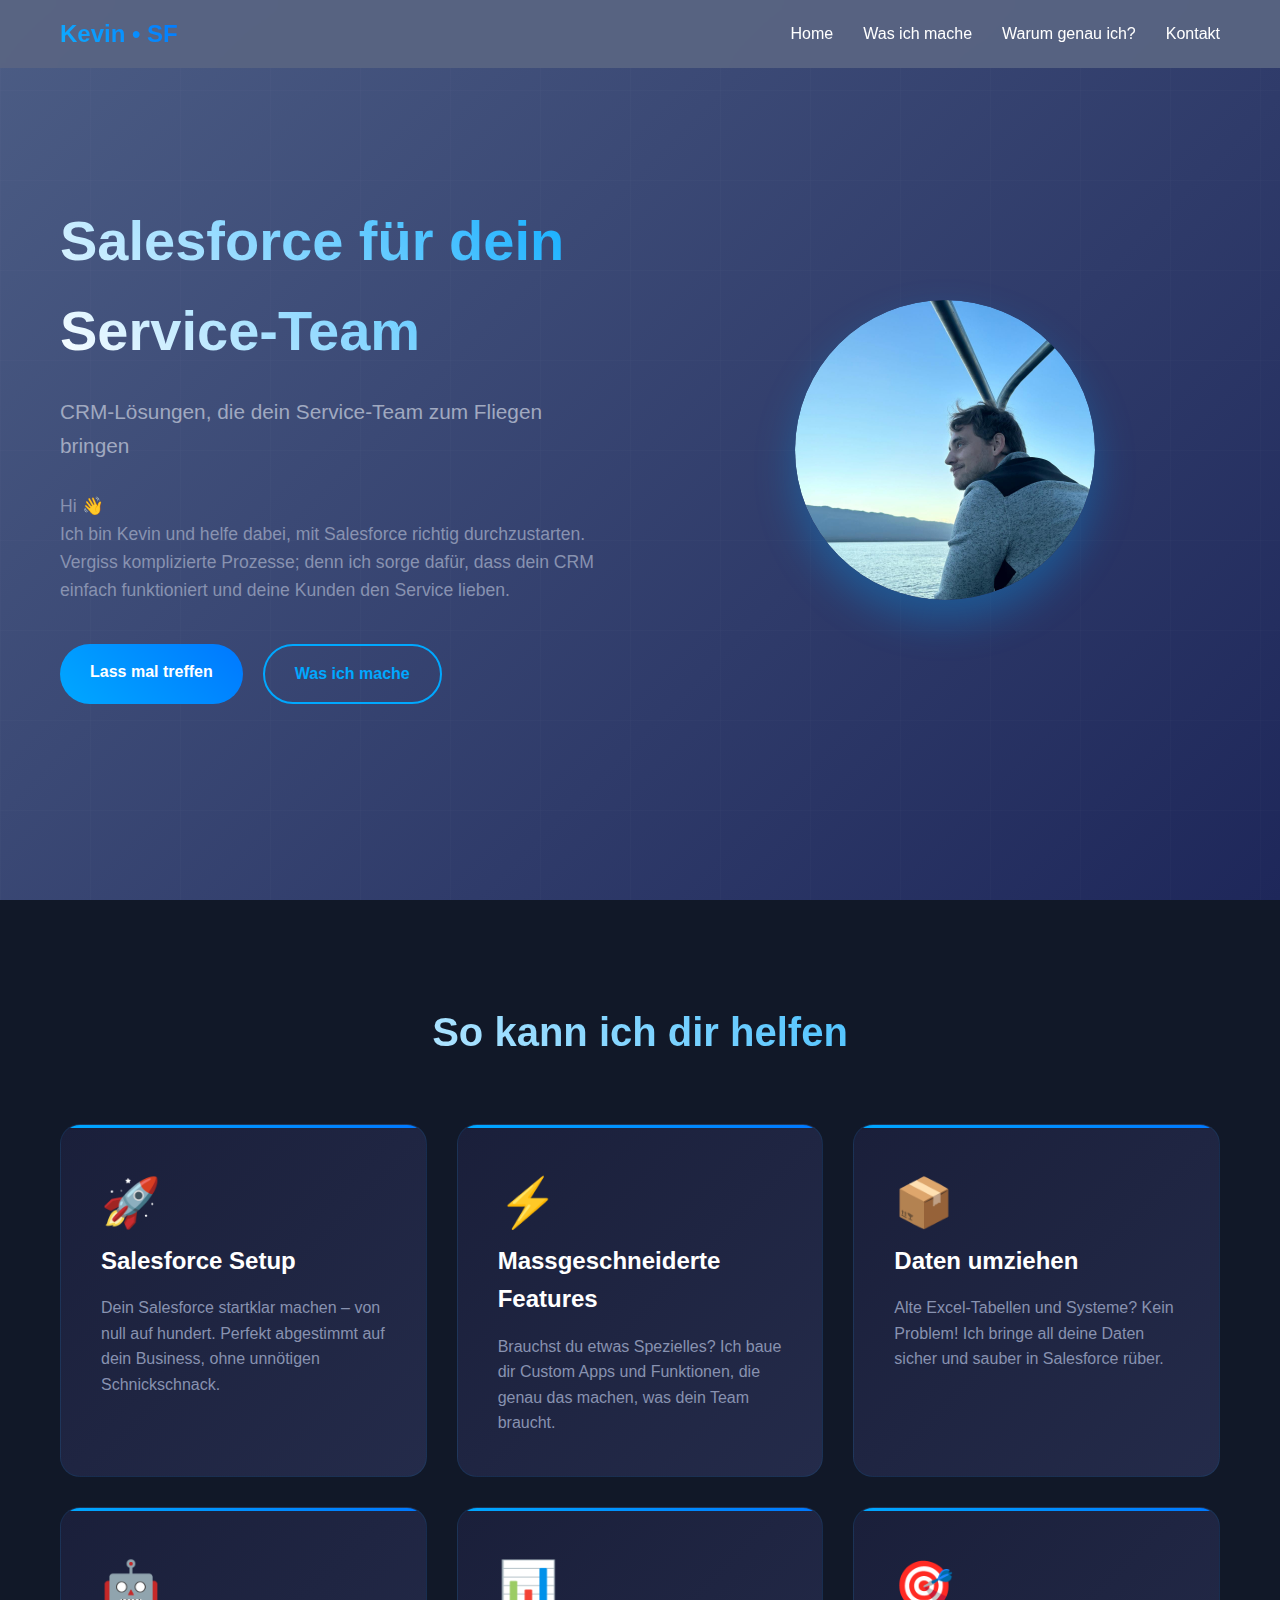
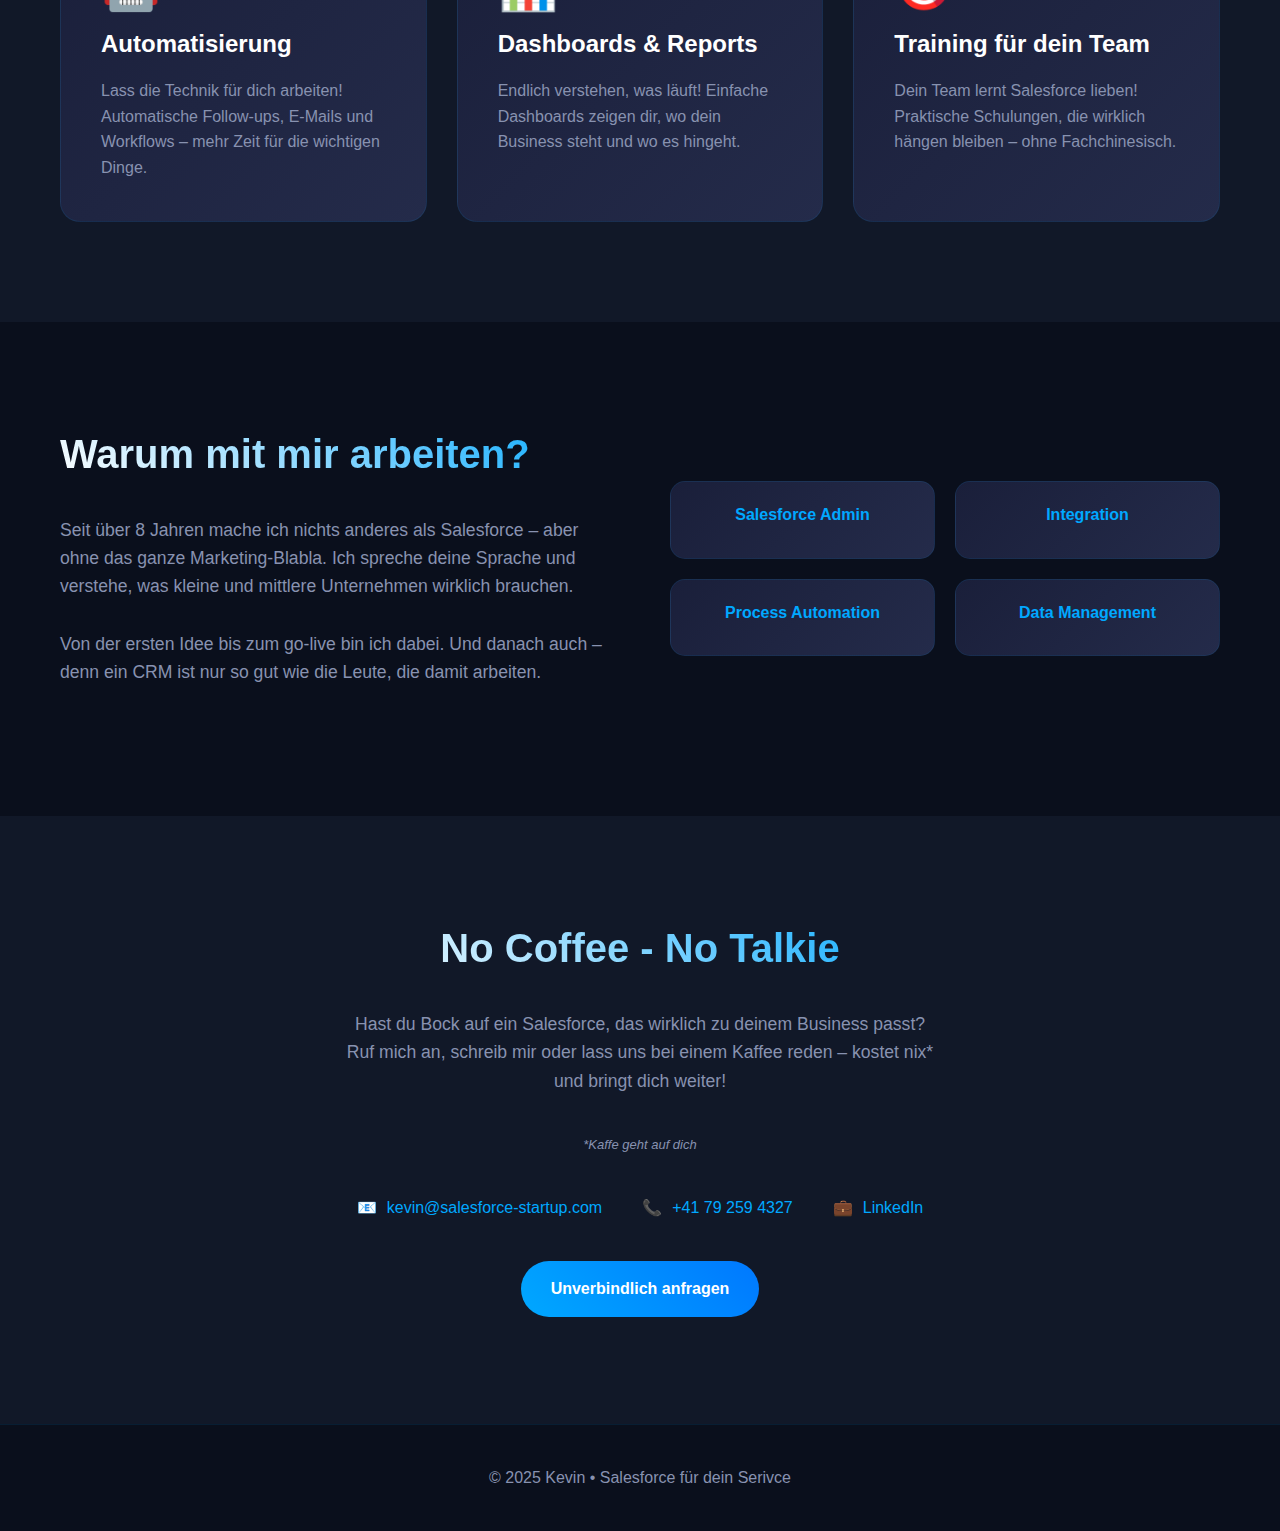
<file: index.html>
<!DOCTYPE html>
<html lang="de">
<head>
    <meta charset="UTF-8">
    <meta name="viewport" content="width=device-width, initial-scale=1.0">
    <title>Salesforce Experte | CRM Beratung & Entwicklung</title>
    <style>
        * {
            margin: 0;
            padding: 0;
            box-sizing: border-box;
        }
        
        body {
            font-family: 'Segoe UI', Tahoma, Geneva, Verdana, sans-serif;
            line-height: 1.6;
            background: #0a0f1c;
            color: #fff;
            overflow-x: hidden;
        }
        
        .container {
            max-width: 1200px;
            margin: 0 auto;
            padding: 0 20px;
        }
        
        /* Header */
        header {
            position: fixed;
            top: 0;
            left: 0;
            right: 0;
            background: rgba(88, 100, 130, 0.95);
            backdrop-filter: blur(10px);
            z-index: 1000;
            padding: 15px 0;
            transition: all 0.3s ease;
        }
        
        nav {
            display: flex;
            justify-content: space-between;
            align-items: center;
        }
        
        .logo {
            font-size: 24px;
            font-weight: bold;
            background: linear-gradient(45deg, #10afff, #0078ff);
            -webkit-background-clip: text;
            -webkit-text-fill-color: transparent;
            background-clip: text;
        }
        
        .nav-links {
            display: flex;
            list-style: none;
            gap: 30px;
        }
        
        .nav-links a {
            color: #fff;
            text-decoration: none;
            transition: color 0.3s ease;
            position: relative;
        }
        
        .nav-links a:hover {
            color: #00a8ff;
        }
        
        .nav-links a::after {
            content: '';
            position: absolute;
            bottom: -5px;
            left: 0;
            width: 0;
            height: 2px;
            background: #00a8ff;
            transition: width 0.3s ease;
        }
        
        .nav-links a:hover::after {
            width: 100%;
        }
        
        /* Hero Section */
        .hero {
            min-height: 100vh;
            display: flex;
            align-items: center;
            background: linear-gradient(135deg, #4c5d85 0%, #1e275a 100%);
            position: relative;
            overflow: hidden;
        }
        
        .hero::before {
            content: '';
            position: absolute;
            top: 0;
            left: 0;
            right: 0;
            bottom: 0;
            background: url('data:image/svg+xml,<svg xmlns="http://www.w3.org/2000/svg" viewBox="0 0 100 100"><defs><pattern id="grid" width="10" height="10" patternUnits="userSpaceOnUse"><path d="M 10 0 L 0 0 0 10" fill="none" stroke="%23ffffff" stroke-width="0.1" opacity="0.1"/></pattern></defs><rect width="100" height="100" fill="url(%23grid)"/></svg>');
            opacity: 0.3;
        }
        
        .hero-content {
            display: grid;
            grid-template-columns: 1fr 1fr;
            gap: 60px;
            align-items: center;
            position: relative;
            z-index: 2;
        }
        
        .hero-text h1 {
            font-size: 3.5rem;
            font-weight: 700;
            margin-bottom: 20px;
            background: linear-gradient(45deg, #fff, #00a8ff);
            -webkit-background-clip: text;
            -webkit-text-fill-color: transparent;
            background-clip: text;
            animation: fadeInUp 1s ease;
        }
        
        .hero-text .subtitle {
            font-size: 1.3rem;
            color: #a0a9c0;
            margin-bottom: 30px;
            animation: fadeInUp 1s ease 0.2s both;
        }
        
        .hero-text p {
            font-size: 1.1rem;
            color: #8892b0;
            margin-bottom: 40px;
            animation: fadeInUp 1s ease 0.4s both;
        }
        
        .cta-buttons {
            display: flex;
            gap: 20px;
            animation: fadeInUp 1s ease 0.6s both;
        }
        
        .btn {
            padding: 15px 30px;
            border: none;
            border-radius: 50px;
            font-size: 1rem;
            font-weight: 600;
            cursor: pointer;
            transition: all 0.3s ease;
            text-decoration: none;
            display: inline-block;
            position: relative;
            overflow: hidden;
        }
        
        .btn-primary {
            background: linear-gradient(45deg, #00a8ff, #0078ff);
            color: white;
        }
        
        .btn-primary:hover {
            transform: translateY(-2px);
            box-shadow: 0 10px 30px rgba(0, 168, 255, 0.4);
        }
        
        .btn-secondary {
            background: transparent;
            color: #00a8ff;
            border: 2px solid #00a8ff;
        }
        
        .btn-secondary:hover {
            background: #00a8ff;
            color: white;
            transform: translateY(-2px);
        }
        
        .hero-visual {
            display: flex;
            justify-content: center;
            align-items: center;
            position: relative;
        }
        
        .sf-logo {
            width: 300px;
            height: 300px;
            border-radius: 50%;
            display: flex;
            align-items: center;
            justify-content: center;
            position: relative;
            overflow: hidden;
            box-shadow: 0 20px 40px rgba(0, 168, 255, 0.3);
        }
        
        .sf-logo img {
            width: 100%;
            height: 100%;
            object-fit: cover;
            border-radius: 50%;
        }
        
        .sf-logo::before {
            content: '';
            position: absolute;
            top: -20px;
            left: -20px;
            right: -20px;
            bottom: -20px;
            border: 2px solid rgba(0, 168, 255, 0.3);
            border-radius: 50%;
            animation: rotate 20s linear infinite;
        }
        
        /* Services Section */
        .services {
            padding: 100px 0;
            background: #111828;
        }
        
        .section-title {
            text-align: center;
            font-size: 2.5rem;
            margin-bottom: 60px;
            background: linear-gradient(45deg, #fff, #00a8ff);
            -webkit-background-clip: text;
            -webkit-text-fill-color: transparent;
            background-clip: text;
        }
        
        .services-grid {
            display: grid;
            grid-template-columns: repeat(auto-fit, minmax(300px, 1fr));
            gap: 30px;
        }
        
        .service-card {
            background: linear-gradient(135deg, #1a1f3a, #242b4a);
            padding: 40px;
            border-radius: 20px;
            transition: all 0.3s ease;
            border: 1px solid rgba(0, 168, 255, 0.1);
            position: relative;
            overflow: hidden;
        }
        
        .service-card::before {
            content: '';
            position: absolute;
            top: 0;
            left: 0;
            right: 0;
            height: 3px;
            background: linear-gradient(45deg, #00a8ff, #0078ff);
        }
        
        .service-card:hover {
            transform: translateY(-10px);
            box-shadow: 0 20px 40px rgba(0, 168, 255, 0.1);
        }
        
        .service-icon {
            font-size: 3rem;
            margin-bottom: 20px;
            color: #00a8ff;
            margin: auto;
        }
        
        .service-card h3 {
            font-size: 1.5rem;
            margin-bottom: 15px;
            color: #fff;
        }
        
        .service-card p {
            color: #8892b0;
            line-height: 1.6;
        }
        
        /* Skills Section */
        .skills {
            padding: 100px 0;
            background: #0a0f1c;
        }
        
        .skills-content {
            display: grid;
            grid-template-columns: 1fr 1fr;
            gap: 60px;
            align-items: center;
        }
        
        .skills-text h2 {
            font-size: 2.5rem;
            margin-bottom: 30px;
            background: linear-gradient(45deg, #fff, #00a8ff);
            -webkit-background-clip: text;
            -webkit-text-fill-color: transparent;
            background-clip: text;
        }
        
        .skills-text p {
            color: #8892b0;
            font-size: 1.1rem;
            margin-bottom: 30px;
        }
        
        .skills-grid {
            display: grid;
            grid-template-columns: repeat(2, 1fr);
            gap: 20px;
        }
        
        .skill-item {
            background: linear-gradient(135deg, #1a1f3a, #242b4a);
            padding: 20px;
            border-radius: 15px;
            text-align: center;
            transition: all 0.3s ease;
            border: 1px solid rgba(0, 168, 255, 0.1);
        }
        
        .skill-item:hover {
            transform: scale(1.05);
            border-color: #00a8ff;
        }
        
        .skill-item h4 {
            color: #00a8ff;
            font-size: 1rem;
            margin-bottom: 10px;
        }
        
        .skill-bar {
            background: rgba(0, 168, 255, 0.1);
            height: 8px;
            border-radius: 4px;
            overflow: hidden;
        }
        
        .skill-progress {
            height: 100%;
            background: linear-gradient(45deg, #00a8ff, #0078ff);
            border-radius: 4px;
            animation: fillBar 2s ease-in-out;
        }
        
        .skill-description {
        display: none;
        font-size: 0.9rem;
        color: #a0a9c0;
        margin-top: 10px;
        transition: opacity 0.3s ease;
        }

        /* Desktop: Zeige Text bei Hover */
        @media (hover: hover) {
        .skill-item:hover .skill-description {
            display: block;
        }
}

        /* Contact Section */
        .contact {
            padding: 100px 0;
            background: #111828;
        }
        
        .contact-content {
            text-align: center;
            max-width: 600px;
            margin: 0 auto;
        }
        
        .contact h2 {
            font-size: 2.5rem;
            margin-bottom: 30px;
            background: linear-gradient(45deg, #fff, #00a8ff);
            -webkit-background-clip: text;
            -webkit-text-fill-color: transparent;
            background-clip: text;
        }
        
        .contact p {
            color: #8892b0;
            font-size: 1.1rem;
            margin-bottom: 40px;
        }
        
        .contact-info {
            display: flex;
            justify-content: center;
            gap: 40px;
            margin-bottom: 40px;
        }
        
        .contact-item {
            display: flex;
            align-items: center;
            gap: 10px;
            color: #00a8ff;
            text-decoration: none;
            transition: color 0.3s ease;
        }
        
        .contact-item:hover {
            color: #fff;
        }
        
        /* Footer */
        footer {
            background: #0a0f1c;
            padding: 40px 0;
            text-align: center;
            border-top: 1px solid rgba(0, 168, 255, 0.1);
        }
        
        footer p {
            color: #8892b0;
        }
        
        /* Animations */
        @keyframes fadeInUp {
            from {
                opacity: 0;
                transform: translateY(30px);
            }
            to {
                opacity: 1;
                transform: translateY(0);
            }
        }
        
        @keyframes float {
            0%, 100% {
                transform: translateY(0);
            }
            50% {
                transform: translateY(-20px);
            }
        }
        
        @keyframes rotate {
            from {
                transform: rotate(0deg);
            }
            to {
                transform: rotate(360deg);
            }
        }
        
        @keyframes fillBar {
            from {
                width: 0;
            }
        }
        
        /* Mobile Responsive */
        @media (max-width: 768px) {
            .nav-links {
                display: none;
            }
            
            .hero-content {
                grid-template-columns: 1fr;
                text-align: center;
            }
            
            .hero-text h1 {
                font-size: 2.5rem;
            }
            
            .sf-logo {
                width: 200px;
                height: 200px;
                font-size: 3rem;
            }
            
            .skills-content {
                grid-template-columns: 1fr;
            }
            
            .contact-info {
                flex-direction: column;
                gap: 20px;
            }
            
            .cta-buttons {
                flex-direction: column;
                align-items: center;
            }
        }
    </style>
</head>
<body>
    <!-- Header -->
    <header>
        <nav class="container">
            <div class="logo">Kevin • SF</div>
            <ul class="nav-links">
                <li><a href="#home">Home</a></li>
                <li><a href="#services">Was ich mache</a></li>
                <li><a href="#skills">Warum genau ich?</a></li>
                <li><a href="#contact">Kontakt</a></li>
            </ul>
        </nav>
    </header>

    <!-- Hero Section -->
    <section id="home" class="hero">
        <div class="container">
            <div class="hero-content">
                <div class="hero-text">
                    <h1>Salesforce für dein Service-Team</h1>
                    <div class="subtitle">CRM-Lösungen, die dein Service-Team zum Fliegen bringen</div>
                    <p>Hi 👋 <br />
                    Ich bin Kevin und helfe dabei, mit Salesforce richtig durchzustarten. Vergiss komplizierte Prozesse; denn ich sorge dafür, dass dein CRM einfach funktioniert und deine Kunden den Service lieben.</p>
                    <div class="cta-buttons">
                        <a href="#contact" class="btn btn-primary">Lass mal treffen</a>
                        <a href="#services" class="btn btn-secondary">Was ich mache</a>
                    </div>
                </div>
                <div class="hero-visual">
                    <div class="sf-logo">
                        <img src="Boat.jpeg" alt="Kevin - Salesforce Experte" loading="lazy"/>
                    </div>
                </div>
            </div>
        </div>
    </section>

    <!-- Services Section -->
    <section id="services" class="services">
        <div class="container">
            <h2 class="section-title">So kann ich dir helfen</h2>
            <div class="services-grid">
                <div class="service-card">
                    <div class="service-icon">🚀</div>
                    <h3>Salesforce Setup</h3>
                    <p>Dein Salesforce startklar machen – von null auf hundert. Perfekt abgestimmt auf dein Business, ohne unnötigen Schnickschnack.</p>
                </div>
                <div class="service-card">
                    <div class="service-icon">⚡</div>
                    <h3>Massgeschneiderte Features</h3>
                    <p>Brauchst du etwas Spezielles? Ich baue dir Custom Apps und Funktionen, die genau das machen, was dein Team braucht.</p>
                </div>
                <div class="service-card">
                    <div class="service-icon">📦</div>
                    <h3>Daten umziehen</h3>
                    <p>Alte Excel-Tabellen und Systeme? Kein Problem! Ich bringe all deine Daten sicher und sauber in Salesforce rüber.</p>
                </div>
                <div class="service-card">
                    <div class="service-icon">🤖</div>
                    <h3>Automatisierung</h3>
                    <p>Lass die Technik für dich arbeiten! Automatische Follow-ups, E-Mails und Workflows – mehr Zeit für die wichtigen Dinge.</p>
                </div>
                <div class="service-card">
                    <div class="service-icon">📊</div>
                    <h3>Dashboards & Reports</h3>
                    <p>Endlich verstehen, was läuft! Einfache Dashboards zeigen dir, wo dein Business steht und wo es hingeht.</p>
                </div>
                <div class="service-card">
                    <div class="service-icon">🎯</div>
                    <h3>Training für dein Team</h3>
                    <p>Dein Team lernt Salesforce lieben! Praktische Schulungen, die wirklich hängen bleiben – ohne Fachchinesisch.</p>
                </div>
            </div>
        </div>
    </section>

    <!-- Skills Section -->
    <section id="skills" class="skills">
        <div class="container">
            <div class="skills-content">
                <div class="skills-text">
                    <h2>Warum mit mir arbeiten?</h2>
                    <p>Seit über 8 Jahren mache ich nichts anderes als Salesforce – aber ohne das ganze Marketing-Blabla. Ich spreche deine Sprache und verstehe, was kleine und mittlere Unternehmen wirklich brauchen.</p>
                    <p>Von der ersten Idee bis zum go-live bin ich dabei. Und danach auch – denn ein CRM ist nur so gut wie die Leute, die damit arbeiten.</p>
                </div>
                <div class="skills-grid">
                    <div class="skill-item">
                        <h4>Salesforce Admin</h4>
                        <div class="skill-description">Verwaltung und Konfiguration von Salesforce-Umgebungen.</div>
                    </div>
                    <div class="skill-item">
                        <h4>Integration</h4>
                        <div class="skill-description">Verwaltung und Konfiguration von Salesforce-Umgebungen.</div>
                    </div>
                    <div class="skill-item">
                        <h4>Process Automation</h4>
                        <div class="skill-description">Verwaltung und Konfiguration von Salesforce-Umgebungen.</div>
                    </div>
                    <div class="skill-item">
                        <h4>Data Management</h4>
                        <div class="skill-description">Verwaltung und Konfiguration von Salesforce-Umgebungen.</div>
                    </div>
                </div>
            </div>
        </div>
    </section>

    <!-- Contact Section -->
    <section id="contact" class="contact">
        <div class="container">
            <div class="contact-content">
                <h2>No Coffee - No Talkie</h2>
                <p>Hast du Bock auf ein Salesforce, das wirklich zu deinem Business passt? Ruf mich an, schreib mir oder lass uns bei einem Kaffee reden – kostet nix* und bringt dich weiter!</p>
                <p style="font-size: small;font-style: italic">*Kaffe geht auf dich</p>
                <div class="contact-info">
                    <a href="mailto:kevin@salesforce-startup.com" class="contact-item">
                        <span>📧</span>
                        <span>kevin@salesforce-startup.com</span>
                    </a>
                    <a href="tel:+41792594327" class="contact-item">
                        <span>📞</span>
                        <span>+41 79 259 4327</span>
                    </a>
                    <a href="https://www.linkedin.com/in/kevingadient/" class="contact-item">
                        <span>💼</span>
                        <span>LinkedIn</span>
                    </a>
                </div>
                <a href="mailto:kevin@salesforce-startup.com" class="btn btn-primary">Unverbindlich anfragen</a>
            </div>
        </div>
    </section>

    <!-- Footer -->
    <footer>
        <div class="container">
            <p>&copy; 2025 Kevin • Salesforce für dein Serivce</p>
        </div>
    </footer>

    <script>
        // Smooth scrolling for navigation links
        document.querySelectorAll('a[href^="#"]').forEach(anchor => {
            anchor.addEventListener('click', function (e) {
                e.preventDefault();
                document.querySelector(this.getAttribute('href')).scrollIntoView({
                    behavior: 'smooth'
                });
            });
        });

        // Header background on scroll
        window.addEventListener('scroll', function() {
            const header = document.querySelector('header');
            if (window.scrollY > 100) {
                header.style.background = 'rgba(10, 15, 28, 0.98)';
            } else {
                header.style.background = 'rgba(10, 15, 28, 0.95)';
            }
        });

        // Animate skill bars when in view
        const observerOptions = {
            threshold: 0.5,
            rootMargin: '0px 0px -100px 0px'
        };

        const observer = new IntersectionObserver(function(entries) {
            entries.forEach(entry => {
                if (entry.isIntersecting) {
                    const skillBars = entry.target.querySelectorAll('.skill-progress');
                    skillBars.forEach(bar => {
                        bar.style.animation = 'fillBar 2s ease-in-out forwards';
                    });
                }
            });
        }, observerOptions);

        const skillsSection = document.querySelector('.skills');
        if (skillsSection) {
            observer.observe(skillsSection);
        }
    </script>
    <script>
      // Toggle skill descriptions on click (for mobile)
        document.querySelectorAll('.skill-item').forEach(item => {
            item.addEventListener('click', () => {
            // Nur auf Touch-Geräten aktiv
            if (window.matchMedia('(hover: none)').matches) {
                const desc = item.querySelector('.skill-description');
                if (desc) {
                desc.style.display = (desc.style.display === 'block') ? 'none' : 'block';
                }
            }
            });
        });
    </script>
</body>
</html>
</file>
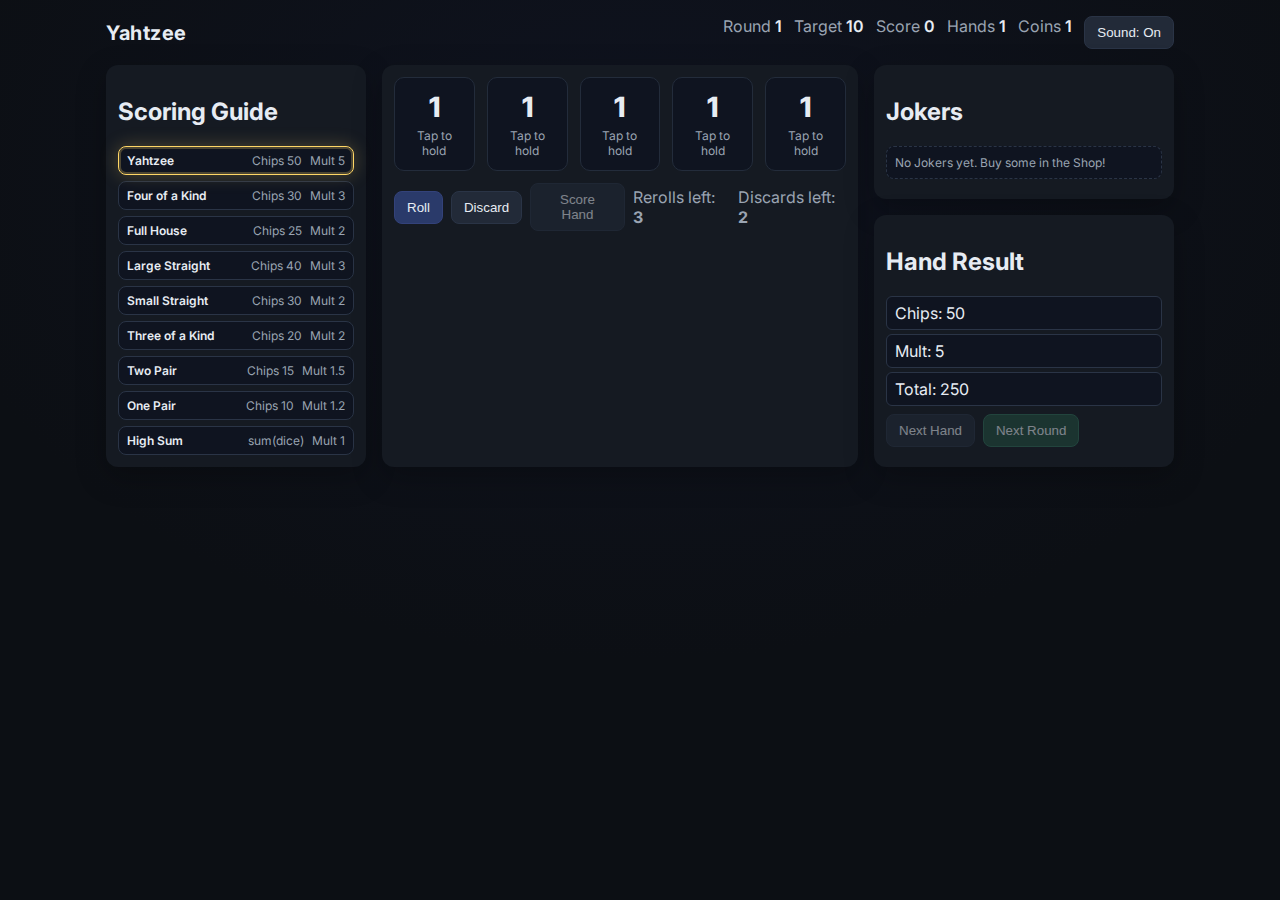
<file: Balatro/index.html>
<!doctype html>
<html lang="en">
  <head>
    <meta charset="utf-8">
    <meta name="viewport" content="width=device-width, initial-scale=1">
    <title>Yahtzee</title>
    <link rel="preconnect" href="https://fonts.googleapis.com">
    <link rel="preconnect" href="https://fonts.gstatic.com" crossorigin>
    <link href="https://fonts.googleapis.com/css2?family=Inter:wght@400;600;800&display=swap" rel="stylesheet">
    <link rel="stylesheet" href="./styles.css">
  </head>
  <body>
    <div class="app">
      <header class="app__header">
        <h1>Yahtzee</h1>
        <div class="app__meta">
          <div class="meta__item">Round <span id="round">1</span></div>
          <div class="meta__item">Target <span id="target">100</span></div>
          <div class="meta__item">Score <span id="score">0</span></div>
          <div class="meta__item">Hands <span id="hands">5</span></div>
          <div class="meta__item">Coins <span id="coins">0</span></div>
          <button id="soundToggle" class="btn">Sound: On</button>
        </div>
      </header>

      <main class="app__main">
        <aside class="panel">
          <h2>Scoring Guide</h2>
          <div id="scoringList" class="scoring__list"></div>
        </aside>
        <section class="board">
          <div class="board__dice" id="dice"></div>
          <div class="board__controls">
            <button id="rollBtn" class="btn btn--primary">Roll</button>
            <button id="discardBtn" class="btn">Discard</button>
            <button id="finishHandBtn" class="btn" disabled>Score Hand</button>
            <div class="board__status">
              <span>Rerolls left: <strong id="rerolls">3</strong></span>
              <span>Discards left: <strong id="discards">2</strong></span>
            </div>
          </div>
          <div class="hand__summary" id="handSummary">—</div>
        </section>

        <aside class="sidebar">
          <section class="panel">
            <h2>Jokers</h2>
            <div id="jokers" class="jokers"></div>
          </section>
          <section class="panel">
            <h2>Hand Result</h2>
            <div class="chipsmult">
              <div>Chips: <span id="chips">0</span></div>
              <div>Mult: <span id="mult">1</span></div>
              <div>Total: <span id="total">0</span></div>
            </div>
            <div class="hand__actions">
              <button id="nextHandBtn" class="btn" disabled>Next Hand</button>
              <button id="nextRoundBtn" class="btn btn--success" disabled>Next Round</button>
            </div>
          </section>
        </aside>
      </main>
    </div>

    <div id="shopModal" class="modal" hidden>
      <div class="modal__dialog">
        <div class="modal__header">
          <h3>Shop - Jokers</h3>
          <button id="closeShopBtn" class="btn">Close</button>
        </div>
        <div class="modal__info">Choose 1 Joker. After purchase (or closing), the next round begins.</div>
        <div id="shopItems" class="shop__items"></div>
      </div>
    </div>

    <div id="winModal" class="modal" hidden>
      <div class="modal__dialog">
        <div class="modal__header">
          <h3>Round Cleared!</h3>
          <button id="closeWinBtn" class="btn">Aww!</button>
        </div>
        <div class="win__content">
          <img id="winCatImg" class="   " alt="A celebratory cat" />
        </div>
      </div>
    </div>

    <script src="./main.js"></script>
  </body>
  </html>
</file>
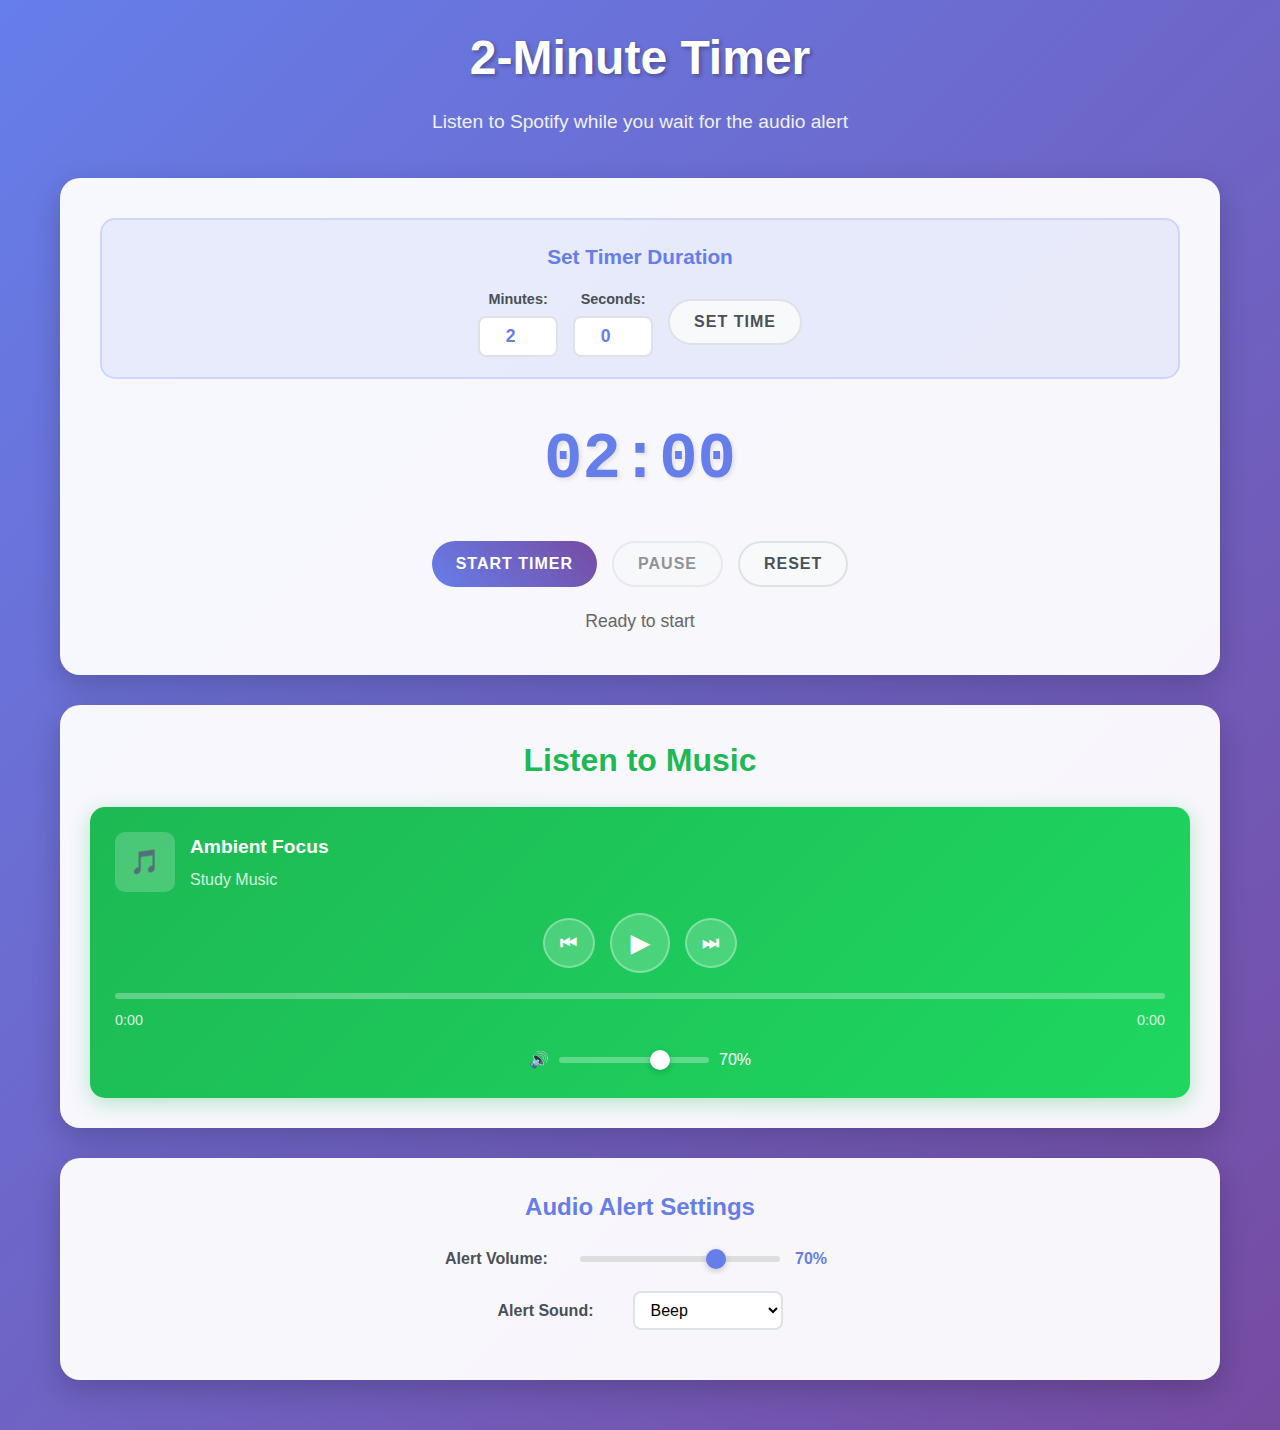
<file: time/index.html>
<!DOCTYPE html>
<html lang="en">
<head>
    <meta charset="UTF-8">
    <meta name="viewport" content="width=device-width, initial-scale=1.0">
    <title>2-Minute Timer with Spotify</title>
    <link rel="stylesheet" href="styles.css">
</head>
<body>
    <div class="container">
        <header>
            <h1>2-Minute Timer</h1>
            <p>Listen to Spotify while you wait for the audio alert</p>
        </header>

        <div class="timer-section">
            <div class="time-settings">
                <h3>Set Timer Duration</h3>
                <div class="time-inputs">
                    <div class="time-input-group">
                        <label for="minutesInput">Minutes:</label>
                        <input type="number" id="minutesInput" min="0" max="59" value="2" class="time-input">
                    </div>
                    <div class="time-input-group">
                        <label for="secondsInput">Seconds:</label>
                        <input type="number" id="secondsInput" min="0" max="59" value="0" class="time-input">
                    </div>
                    <button id="setTimeBtn" class="btn btn-secondary">Set Time</button>
                </div>
            </div>
            
            <div class="timer-display" id="timerDisplay">02:00</div>
            <div class="timer-controls">
                <button id="startBtn" class="btn btn-primary">Start Timer</button>
                <button id="pauseBtn" class="btn btn-secondary" disabled>Pause</button>
                <button id="resetBtn" class="btn btn-secondary">Reset</button>
            </div>
            <div class="timer-status" id="timerStatus">Ready to start</div>
        </div>

        <div class="spotify-section">
            <h2>Listen to Music</h2>
            <div class="music-player">
                <div class="track-info">
                    <div class="track-artwork" id="trackArtwork">🎵</div>
                    <div class="track-details">
                        <div class="track-title" id="trackTitle">Background Music</div>
                        <div class="track-artist" id="trackArtist">Ambient Sounds</div>
                    </div>
                </div>
                <div class="music-controls">
                    <button id="prevTrack" class="btn btn-music">⏮</button>
                    <button id="playPause" class="btn btn-music btn-large">▶</button>
                    <button id="nextTrack" class="btn btn-music">⏭</button>
                </div>
                <div class="progress-container">
                    <div class="progress-bar" id="progressBar">
                        <div class="progress-fill" id="progressFill"></div>
                    </div>
                    <div class="time-display">
                        <span id="currentTime">0:00</span>
                        <span id="totalTime">0:00</span>
                    </div>
                </div>
                <div class="volume-control">
                    <span>🔊</span>
                    <input type="range" id="musicVolume" min="0" max="100" value="70" class="slider">
                    <span id="musicVolumeValue">70%</span>
                </div>
                <audio id="spotifyAudio" preload="metadata">
                    <source src="https://www.soundjay.com/free-music/sounds/iron-man-01.mp3" type="audio/wav">
                    <source src="https://www.soundjay.com/free-music/sounds/heart-of-the-sea-01.mp3" type="audio/wav">
                </audio>
            </div>
        </div>

        <div class="audio-section">
            <h3>Audio Alert Settings</h3>
            <div class="audio-controls">
                <label for="volumeSlider">Alert Volume:</label>
                <input type="range" id="volumeSlider" min="0" max="100" value="70" class="slider">
                <span id="volumeValue">70%</span>
            </div>
            <div class="audio-controls">
                <label for="soundSelect">Alert Sound:</label>
                <select id="soundSelect" class="select">
                    <option value="beep">Beep</option>
                    <option value="chime">Chime</option>
                    <option value="bell">Bell</option>
                    <option value="notification">Notification</option>
                </select>
            </div>
        </div>

        <div class="notifications" id="notifications"></div>
    </div>

    <script src="script.js"></script>
</body>
</html>
</file>
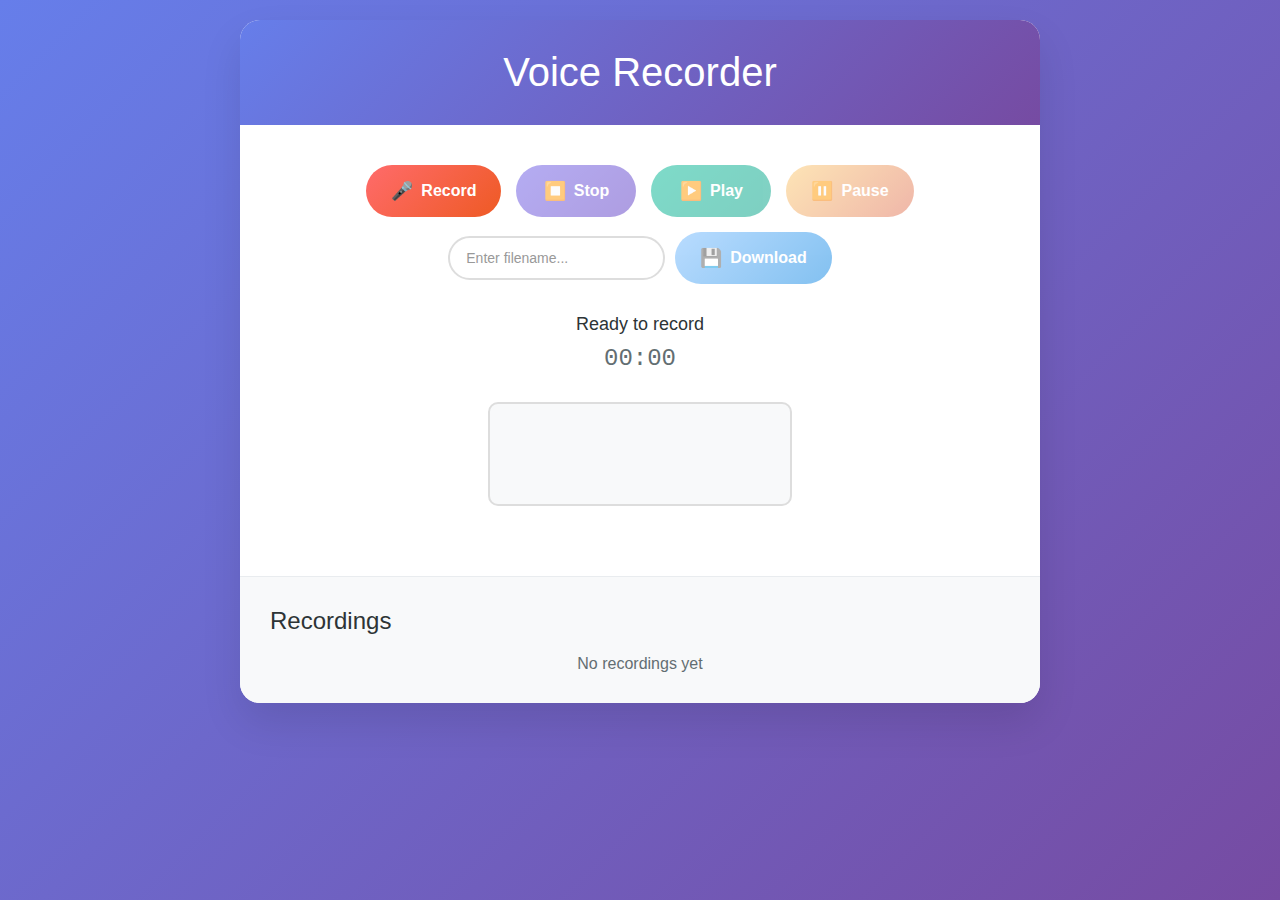
<file: voice/index.html>
<!DOCTYPE html>
<html lang="en">
<head>
    <meta charset="UTF-8">
    <meta name="viewport" content="width=device-width, initial-scale=1.0">
    <title>Voice Recorder</title>
    <link rel="stylesheet" href="styles.css">
</head>
<body>
    <div class="container">
        <h1>Voice Recorder</h1>
        
        <div class="recorder-section">
            <div class="controls">
                <button id="recordBtn" class="btn record-btn">
                    <span class="icon">🎤</span>
                    Record
                </button>
                <button id="stopBtn" class="btn stop-btn" disabled>
                    <span class="icon">⏹️</span>
                    Stop
                </button>
                <button id="playBtn" class="btn play-btn" disabled>
                    <span class="icon">▶️</span>
                    Play
                </button>
                <button id="pauseBtn" class="btn pause-btn" disabled>
                    <span class="icon">⏸️</span>
                    Pause
                </button>
                <div class="download-section">
                    <input type="text" id="filenameInput" class="filename-input" placeholder="Enter filename..." maxlength="50">
                    <button id="downloadBtn" class="btn download-btn" disabled>
                        <span class="icon">💾</span>
                        Download
                    </button>
                </div>
            </div>
            
            <div class="status">
                <div id="statusText" class="status-text">Ready to record</div>
                <div id="timer" class="timer">00:00</div>
            </div>
            
            <div class="audio-visualizer">
                <canvas id="visualizer" width="300" height="100"></canvas>
            </div>
            
            <div class="waveform-section" id="waveformSection" style="display: none;">
                <h3>Waveform</h3>
                <div class="waveform-container">
                    <canvas id="waveformCanvas" width="800" height="200"></canvas>
                    <div class="waveform-overlay">
                        <div class="playhead" id="playhead"></div>
                        <div class="trim-start" id="trimStart"></div>
                        <div class="trim-end" id="trimEnd"></div>
                    </div>
                </div>
                <div class="trim-controls">
                    <div class="trim-info">
                        <span>Start: <span id="trimStartTime">0:00</span></span>
                        <span>End: <span id="trimEndTime">0:00</span></span>
                        <span>Duration: <span id="trimDuration">0:00</span></span>
                    </div>
                    <div class="trim-buttons">
                        <button id="resetTrimBtn" class="btn" style="background: linear-gradient(135deg, #636e72, #2d3436); color: white;">
                            <span class="icon">↺</span>
                            Reset Trim
                        </button>
                        <button id="trimRecordingBtn" class="btn" style="background: linear-gradient(135deg, #00b894, #00a085); color: white;">
                            <span class="icon">✂️</span>
                            Apply Trim
                        </button>
                    </div>
                </div>
            </div>
            
            <audio id="audioPlayer" controls style="display: none;"></audio>
        </div>
        
        <div class="recordings-list">
            <h3>Recordings</h3>
            <div id="recordingsList" class="recordings-container">
                <!-- Recordings will be added here -->
            </div>
        </div>
    </div>
    
    <script src="script.js"></script>
</body>
</html>
</file>
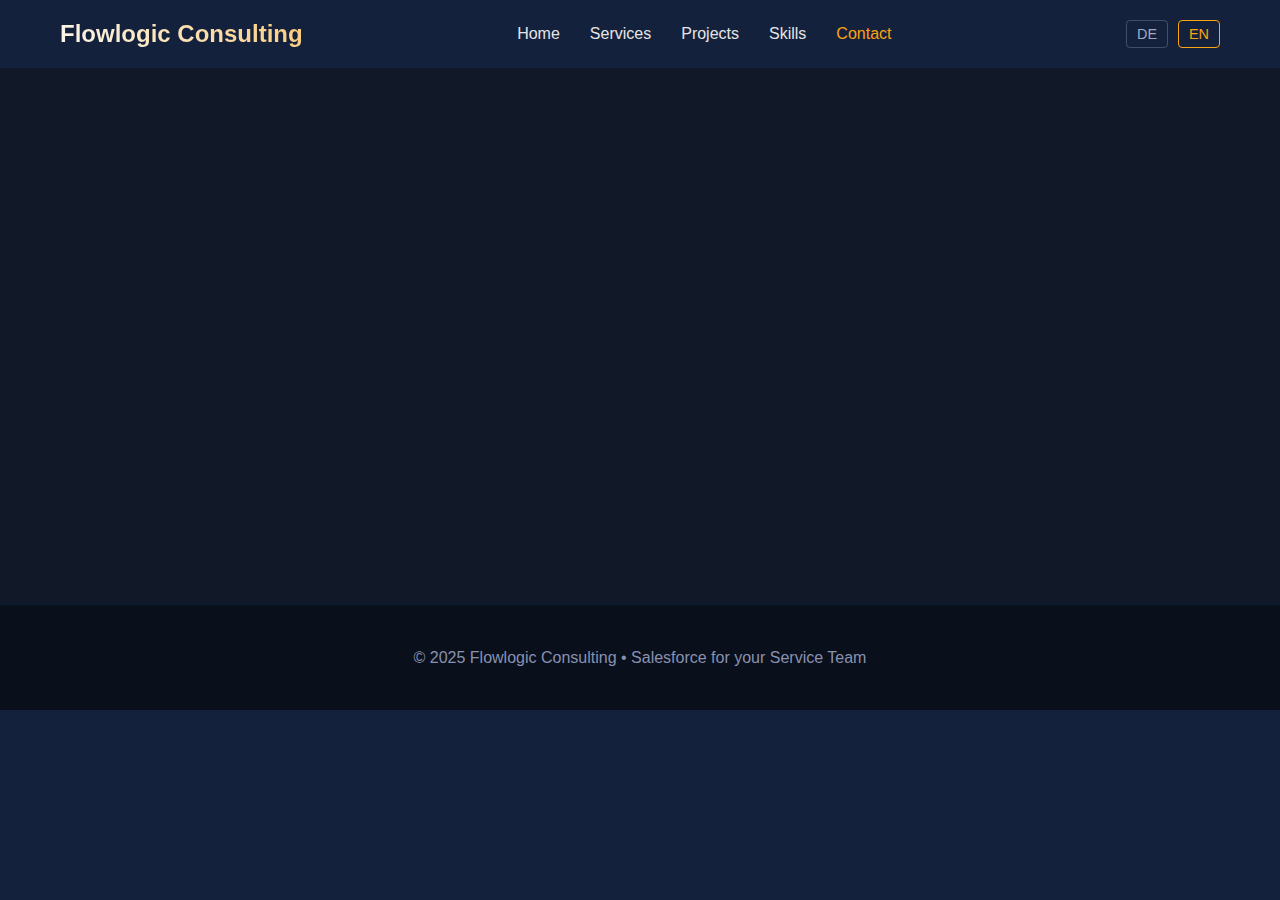
<file: contact.html>
<!DOCTYPE html>
<html lang="de">

<head>
    <meta charset="UTF-8">
    <meta name="viewport" content="width=device-width, initial-scale=1.0">
    <link rel="icon" href="FlowLogic.png">
    <title>Kontakt | Flowlogic</title>
    <link rel="stylesheet" href="styles.css">
</head>

<body>
    <!-- Header -->
    <header>
        <nav class="container">
            <div class="logo">Flowlogic Consulting</div>
            <ul class="nav-links">
                <li><a href="index.html" data-i18n="nav.home">Home</a></li>
                <li><a href="services.html" data-i18n="nav.services">Services</a></li>
                <li><a href="projects.html" data-i18n="nav.projects">Projects</a></li>
                <li><a href="skills.html" data-i18n="nav.skills">Skills</a></li>
                <li><a href="contact.html" style="color: #fca311;" data-i18n="nav.contact">Contact</a></li>
            </ul>
            <div class="lang-switcher">
                <button class="lang-btn" data-lang="de">DE</button>
                <button class="lang-btn" data-lang="en">EN</button>
            </div>
            <div class="hamburger">
                <div class="line1"></div>
                <div class="line2"></div>
                <div class="line3"></div>
            </div>
        </nav>
    </header>

    <!-- Contact Section -->
    <section id="contact" class="contact" style="padding-top: 120px;">
        <div class="container">
            <div class="contact-content animate-on-scroll">
                <h2 data-i18n="contact.title">No Coffee - No Talkie </h2>
                <p data-i18n="contact.text">Hast du Bock auf ein Salesforce, das zu deinem Business passt? Ruf mich an,
                    schreib mir oder lass uns
                    bei einem Kaffee reden. Kostet nix* und bringt dich weiter!</p>
                <p style="font-size: small;font-style: italic" data-i18n="contact.note">*Kaffee geht auf dich</p>
                <div class="contact-info">
                    <a href="mailto:kev.gadient@gmail.com" class="contact-item">
                        <span>📧</span>
                        <span>kev.gadient@gmail.com</span>
                    </a>
                    <a href="tel:+41792594327" class="contact-item">
                        <span>📞</span>
                        <span>+41 79 259 4327</span>
                    </a>
                    <a href="https://www.linkedin.com/in/kevingadient/" class="contact-item">
                        <span>💼</span>
                        <span>LinkedIn</span>
                    </a>
                </div>
                <a href="mailto:kev.gadient@gmail.com" class="btn btn-secondary" data-i18n="contact.btn">Unverbindlich
                    anfragen</a>
            </div>
        </div>
    </section>

    <!-- Footer -->
    <footer>
        <div class="container">
            <p data-i18n="footer.text">&copy; 2025 Flowlogic Consulting • Salesforce für dein Service-Team</p>
        </div>
    </footer>

    <button type="button" class="back-to-top" aria-label="Zurück zum Seitenanfang" title="Zurück zum Seitenanfang">
        <span aria-hidden="true">↑</span>
    </button>

    <script>
        const backToTopButton = document.querySelector('.back-to-top');
        const prefersReducedMotion = window.matchMedia('(prefers-reduced-motion: reduce)');

        const updateBackToTopVisibility = () => {
            if (!backToTopButton) return;
            const scrolled = window.scrollY || document.documentElement.scrollTop || document.body.scrollTop || 0;
            backToTopButton.classList.toggle('show', scrolled > 400);
        };

        const supportsSmoothScroll = 'scrollBehavior' in document.documentElement.style;

        const scrollToTop = () => {
            if (prefersReducedMotion.matches || !supportsSmoothScroll) {
                window.scrollTo(0, 0);
                return;
            }

            window.scrollTo({ top: 0, behavior: 'smooth' });
        };

        if (backToTopButton) {
            backToTopButton.addEventListener('click', () => {
                scrollToTop();
            });
            backToTopButton.addEventListener('keydown', (event) => {
                if (event.key === 'Enter' || event.key === ' ') {
                    event.preventDefault();
                    scrollToTop();
                }
            });
            backToTopButton.addEventListener('touchend', (event) => {
                event.preventDefault();
                scrollToTop();
            }, { passive: false });

            updateBackToTopVisibility();
            window.addEventListener('scroll', updateBackToTopVisibility, { passive: true });
        }

        // Header background on scroll
        window.addEventListener('scroll', function () {
            const header = document.querySelector('header');
            if (window.scrollY > 100) {
                header.style.background = 'rgba(10, 15, 28, 0.98)';
            } else {
                header.style.background = 'rgba(10, 15, 28, 0.95)';
            }
        });
    </script>
    <script src="script.js"></script>
</body>

</html>
</file>
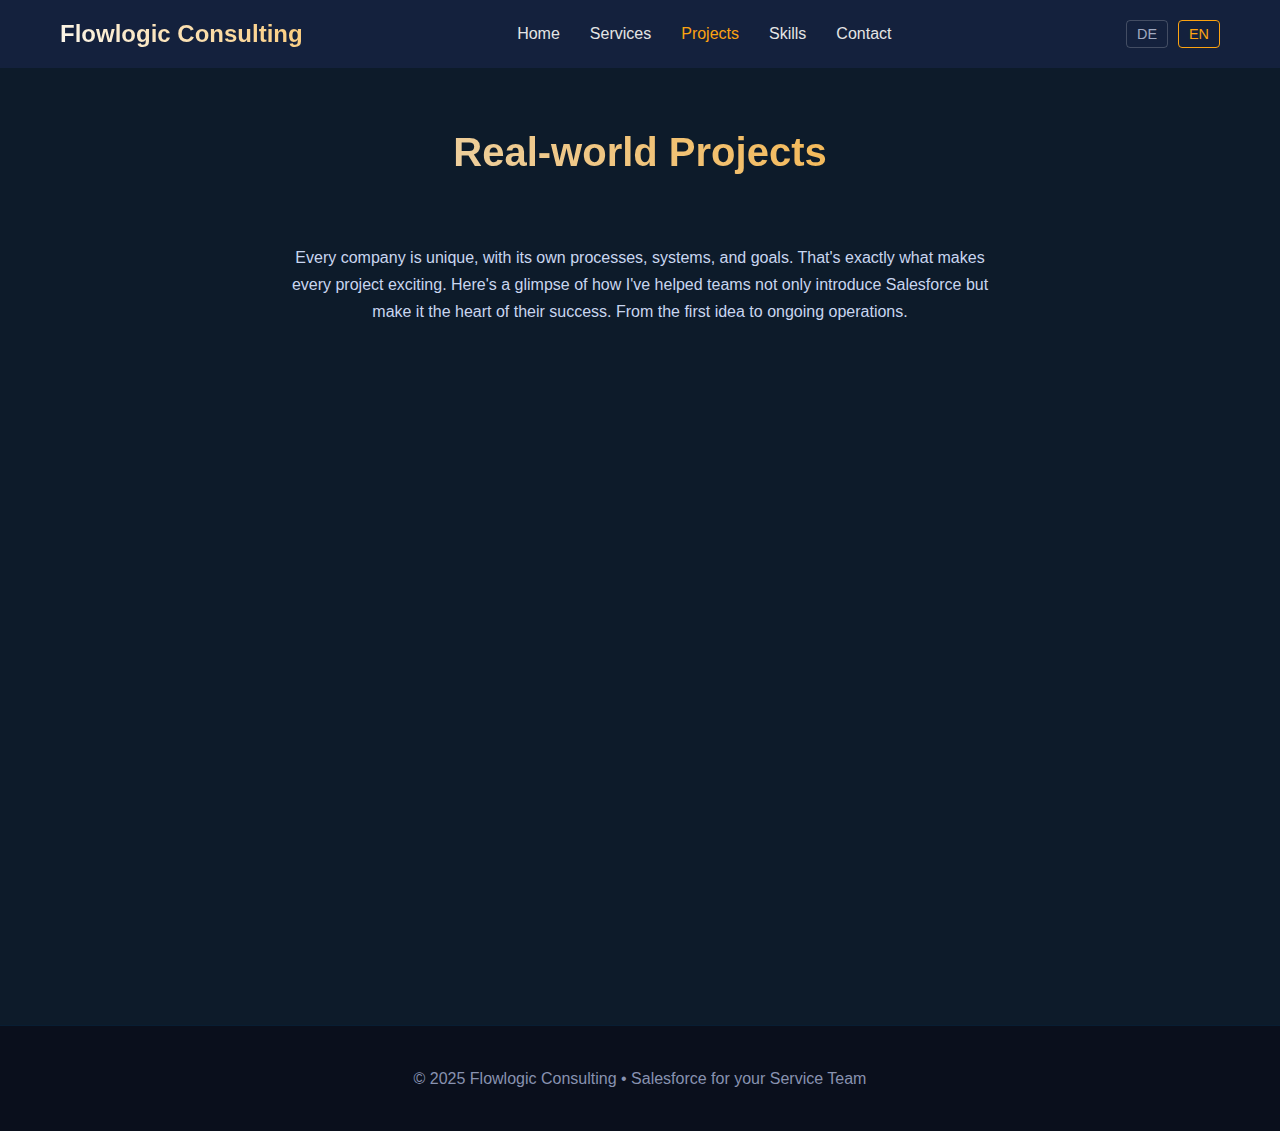
<file: projects.html>
<!DOCTYPE html>
<html lang="de">

<head>
    <meta charset="UTF-8">
    <meta name="viewport" content="width=device-width, initial-scale=1.0">
    <link rel="icon" href="FlowLogic.png">
    <title>Projekte | Flowlogic</title>
    <link rel="stylesheet" href="styles.css">
</head>

<body>
    <!-- Header -->
    <header>
        <nav class="container">
            <div class="logo">Flowlogic Consulting</div>
            <ul class="nav-links">
                <li><a href="index.html" data-i18n="nav.home">Home</a></li>
                <li><a href="services.html" data-i18n="nav.services">Services</a></li>
                <li><a href="projects.html" style="color: #fca311;" data-i18n="nav.projects">Projects</a></li>
                <li><a href="skills.html" data-i18n="nav.skills">Skills</a></li>
                <li><a href="contact.html" data-i18n="nav.contact">Contact</a></li>
            </ul>
            <div class="lang-switcher">
                <button class="lang-btn" data-lang="de">DE</button>
                <button class="lang-btn" data-lang="en">EN</button>
            </div>
            <div class="hamburger">
                <div class="line1"></div>
                <div class="line2"></div>
                <div class="line3"></div>
            </div>
        </nav>
    </header>

    <!-- Projects Section -->
    <section id="projects" class="projects" style="padding-top: 120px;">
        <div class="container">
            <h2 class="section-title" data-i18n="projects.title">Projekte aus der Praxis</h2>
            <p class="projects-intro" data-i18n="projects.intro">
                Jedes Unternehmen ist einzigartig, mit eigenen Prozessen, Systemen und Zielen. Genau das macht jedes
                Projekt spannend. Hier ein Einblick, wie ich Teams dabei unterstützt habe, Salesforce nicht nur
                einzuführen, sondern zum Herzstück ihres Erfolgs zu machen. Von der ersten Idee bis zum laufenden
                Betrieb.
            </p>
            <div class="projects-grid">
                <article class="project-card animate-on-scroll">
                    <div class="project-icon">🏦</div>
                    <h3 data-i18n="projects.card1_title">Service Cloud inklusive Anbindung von Voicebot</h3>
                    <p data-i18n="projects.card1_text">Gemeinsam haben wir den gesamten Kundensupport zentralisiert,
                        manuelle Aufgaben automatisiert und
                        Transparenz durch aussagekräftige Berichte geschaffen.</p>
                    <ul class="project-highlights">
                        <li data-i18n="projects.card1_li1">40% kürzere Erstellungszeit dank schlanker Case-Erstellung
                        </li>
                        <li data-i18n="projects.card1_li2">Self-Service Knowledge Base, die das Support-Team spürbar
                            entlastet</li>
                        <li data-i18n="projects.card1_li3">Voicebot-Integration, die häufige Fragen blitzschnell
                            beantwortet und Gerät schläft nicht.
                        </li>
                    </ul>
                </article>
                <article class="project-card animate-on-scroll">
                    <div class="project-icon">🚢</div>
                    <h3 data-i18n="projects.card2_title">Migration von Salesforce Classic zu Lightning</h3>
                    <p data-i18n="projects.card2_text">Die komplette Salesforce-Umgebung wurde modernisiert. Objekte,
                        Workflows und individueller Code
                        wurden auf Lightning migriert und die tägliche Arbeit dadurch deutlich intuitiver.</p>
                    <ul class="project-highlights">
                        <li data-i18n="projects.card2_li1">Modernisierung flexibler Lightning-Architektur für zukünftige
                            Erweiterungen</li>
                        <li data-i18n="projects.card2_li2">Intuitive Lightning Pages für schnellere Navigation</li>
                        <li data-i18n="projects.card2_li3">Migration von S-Controls, Apex und Process Builder zu Flows
                            für nachhaltige Automatisierung
                        </li>

                    </ul>
                </article>
                <article class="project-card animate-on-scroll">
                    <div class="project-icon">📝</div>
                    <h3 data-i18n="projects.card3_title">Automatisierung der Vertragserstellung</h3>
                    <p data-i18n="projects.card3_text">Die gesamte Vertragserstellung wurde automatisiert. Verträge
                        werden jetzt direkt aus Salesforce
                        generiert, geprüft und versendet.</p>
                    <ul class="project-highlights">
                        <li data-i18n="projects.card3_li1">90 % Zeitersparnis bei der Vertragserstellung</li>
                        <li data-i18n="projects.card3_li2">Automatische Anpassung an kantonale Anforderungen für
                            fehlerfreie Abläufe</li>
                        <li data-i18n="projects.card3_li3">Sichere und nachvollziehbare Ablage in der internen Datenbank
                            ohne Datenverlust</li>
                    </ul>
                </article>
            </div>
        </div>
    </section>

    <!-- Footer -->
    <footer>
        <div class="container">
            <p data-i18n="footer.text">&copy; 2025 Flowlogic Consulting • Salesforce für dein Service-Team</p>
        </div>
    </footer>

    <button type="button" class="back-to-top" aria-label="Zurück zum Seitenanfang" title="Zurück zum Seitenanfang">
        <span aria-hidden="true">↑</span>
    </button>

    <script>
        const backToTopButton = document.querySelector('.back-to-top');
        const prefersReducedMotion = window.matchMedia('(prefers-reduced-motion: reduce)');

        const updateBackToTopVisibility = () => {
            if (!backToTopButton) return;
            const scrolled = window.scrollY || document.documentElement.scrollTop || document.body.scrollTop || 0;
            backToTopButton.classList.toggle('show', scrolled > 400);
        };

        const supportsSmoothScroll = 'scrollBehavior' in document.documentElement.style;

        const scrollToTop = () => {
            if (prefersReducedMotion.matches || !supportsSmoothScroll) {
                window.scrollTo(0, 0);
                return;
            }

            window.scrollTo({ top: 0, behavior: 'smooth' });
        };

        if (backToTopButton) {
            backToTopButton.addEventListener('click', () => {
                scrollToTop();
            });
            backToTopButton.addEventListener('keydown', (event) => {
                if (event.key === 'Enter' || event.key === ' ') {
                    event.preventDefault();
                    scrollToTop();
                }
            });
            backToTopButton.addEventListener('touchend', (event) => {
                event.preventDefault();
                scrollToTop();
            }, { passive: false });

            updateBackToTopVisibility();
            window.addEventListener('scroll', updateBackToTopVisibility, { passive: true });
        }

        // Header background on scroll
        window.addEventListener('scroll', function () {
            const header = document.querySelector('header');
            if (window.scrollY > 100) {
                header.style.background = 'rgba(10, 15, 28, 0.98)';
            } else {
                header.style.background = 'rgba(10, 15, 28, 0.95)';
            }
        });
    </script>
    <script src="script.js"></script>
</body>

</html>
</file>
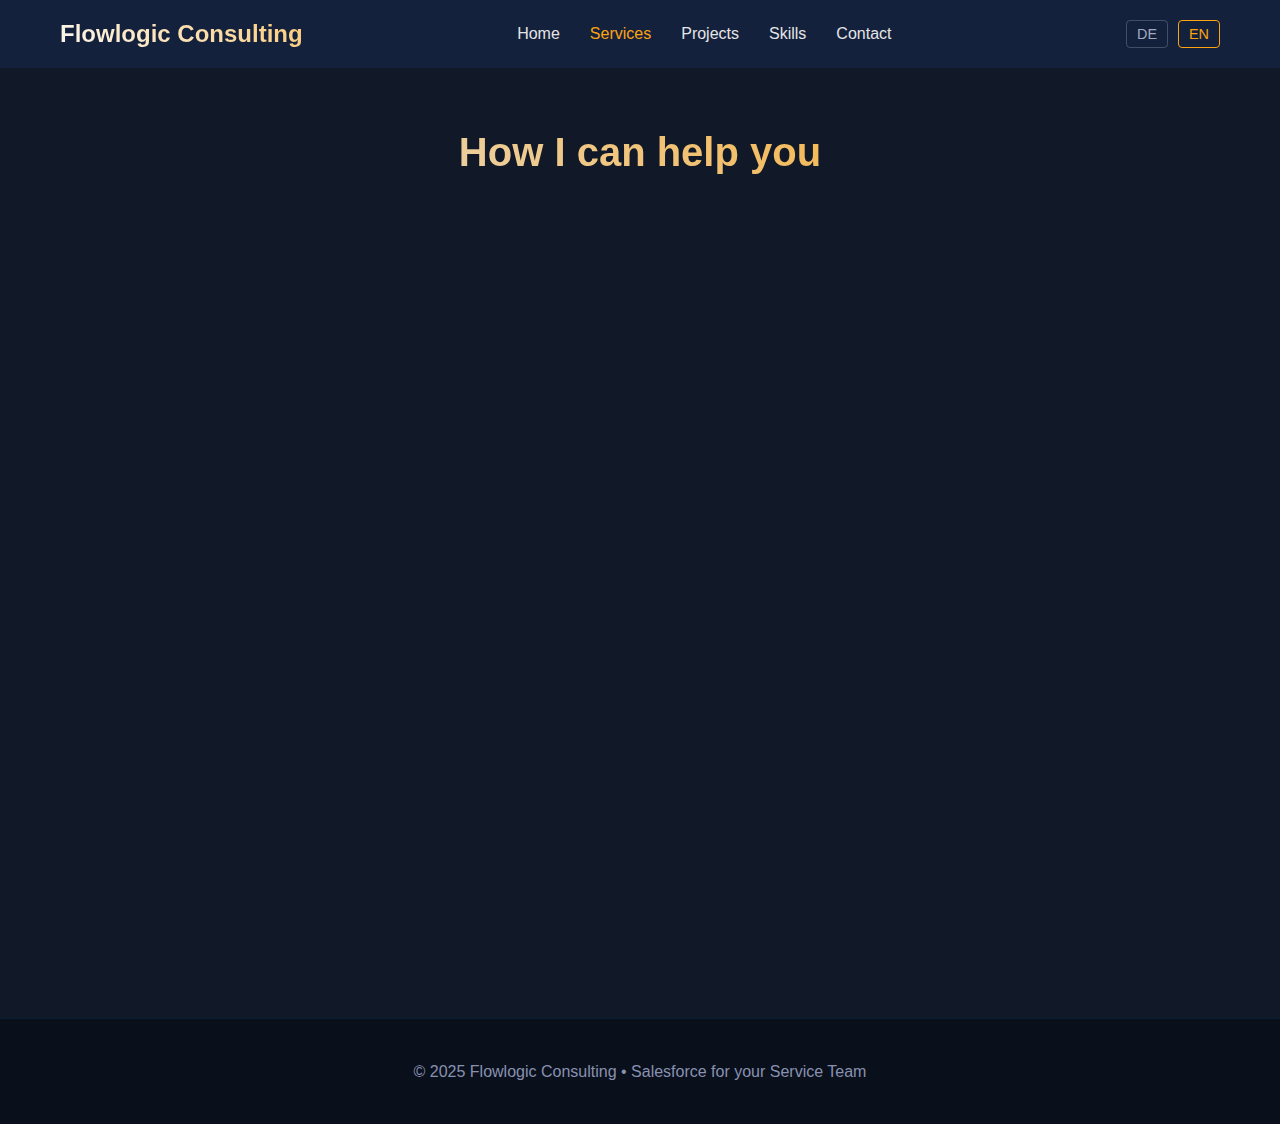
<file: services.html>
<!DOCTYPE html>
<html lang="de">

<head>
    <meta charset="UTF-8">
    <meta name="viewport" content="width=device-width, initial-scale=1.0">
    <link rel="icon" href="FlowLogic.png">
    <title>Was ich mache | Flowlogic</title>
    <link rel="stylesheet" href="styles.css">
</head>

<body>
    <!-- Header -->
    <header>
        <nav class="container">
            <div class="logo">Flowlogic Consulting</div>
            <ul class="nav-links">
                <li><a href="index.html" data-i18n="nav.home">Home</a></li>
                <li><a href="services.html" style="color: #fca311;" data-i18n="nav.services">Services</a></li>
                <li><a href="projects.html" data-i18n="nav.projects">Projects</a></li>
                <li><a href="skills.html" data-i18n="nav.skills">Skills</a></li>
                <li><a href="contact.html" data-i18n="nav.contact">Contact</a></li>
            </ul>
            <div class="lang-switcher">
                <button class="lang-btn" data-lang="de">DE</button>
                <button class="lang-btn" data-lang="en">EN</button>
            </div>
            <div class="hamburger">
                <div class="line1"></div>
                <div class="line2"></div>
                <div class="line3"></div>
            </div>
        </nav>
    </header>

    <!-- Services Section -->
    <section id="services" class="services" style="padding-top: 120px;">
        <div class="container">
            <h2 class="section-title" data-i18n="services.title">So kann ich dir helfen</h2>
            <div class="services-grid">
                <div class="service-card animate-on-scroll">
                    <div class="service-icon">🚀</div>
                    <h3 data-i18n="services.card1_title">Salesforce Setup</h3>
                    <p data-i18n="services.card1_text">Dein Salesforce startklar machen. Perfekt abgestimmt auf deine
                        Bedürfnisse, ohne unnötigen
                        Schnickschnack.</p>
                </div>
                <div class="service-card animate-on-scroll">
                    <div class="service-icon">⚡</div>
                    <h3 data-i18n="services.card2_title">Massgeschneiderte Features</h3>
                    <p data-i18n="services.card2_text">Brauchst du etwas Spezielles? Ich baue dir Custom Apps und
                        Funktionen, die genau das machen, was
                        dein Team braucht.</p>
                </div>
                <div class="service-card animate-on-scroll">
                    <div class="service-icon">📦</div>
                    <h3 data-i18n="services.card3_title">Daten umziehen</h3>
                    <p data-i18n="services.card3_text">Alte Excel-Tabellen und Systeme? Kein Problem! Ich bringe all
                        deine Daten sicher und sauber in
                        Salesforce rüber.</p>
                </div>
                <div class="service-card animate-on-scroll">
                    <div class="service-icon">🤖</div>
                    <h3 data-i18n="services.card4_title">Automatisierung</h3>
                    <p data-i18n="services.card4_text">Lass die Technik für dich arbeiten! Automatische Follow-ups,
                        E-Mails und Workflows und somit mehr
                        Zeit für die wichtigen Dinge.</p>
                </div>
                <div class="service-card animate-on-scroll">
                    <div class="service-icon">📊</div>
                    <h3 data-i18n="services.card5_title">Dashboards & Reports</h3>
                    <p data-i18n="services.card5_text">Endlich verstehen, was läuft! Einfache Dashboards zeigen dir, wo
                        ihr steht und wo es hingeht.</p>
                </div>
                <div class="service-card animate-on-scroll">
                    <div class="service-icon">🎯</div>
                    <h3 data-i18n="services.card6_title">Training für dein Team</h3>
                    <p data-i18n="services.card6_text">Dein Team lernt Salesforce lieben! Praktische Schulungen, die
                        wirklich Mehrwert bieten.</p>
                </div>
            </div>
        </div>
    </section>

    <!-- Footer -->
    <footer>
        <div class="container">
            <p data-i18n="footer.text">&copy; 2025 Flowlogic Consulting • Salesforce für dein Service-Team</p>
        </div>
    </footer>

    <button type="button" class="back-to-top" aria-label="Zurück zum Seitenanfang" title="Zurück zum Seitenanfang">
        <span aria-hidden="true">↑</span>
    </button>

    <script>
        const backToTopButton = document.querySelector('.back-to-top');
        const prefersReducedMotion = window.matchMedia('(prefers-reduced-motion: reduce)');

        const updateBackToTopVisibility = () => {
            if (!backToTopButton) return;
            const scrolled = window.scrollY || document.documentElement.scrollTop || document.body.scrollTop || 0;
            backToTopButton.classList.toggle('show', scrolled > 400);
        };

        const supportsSmoothScroll = 'scrollBehavior' in document.documentElement.style;

        const scrollToTop = () => {
            if (prefersReducedMotion.matches || !supportsSmoothScroll) {
                window.scrollTo(0, 0);
                return;
            }

            window.scrollTo({ top: 0, behavior: 'smooth' });
        };

        if (backToTopButton) {
            backToTopButton.addEventListener('click', () => {
                scrollToTop();
            });
            backToTopButton.addEventListener('keydown', (event) => {
                if (event.key === 'Enter' || event.key === ' ') {
                    event.preventDefault();
                    scrollToTop();
                }
            });
            backToTopButton.addEventListener('touchend', (event) => {
                event.preventDefault();
                scrollToTop();
            }, { passive: false });

            updateBackToTopVisibility();
            window.addEventListener('scroll', updateBackToTopVisibility, { passive: true });
        }

        // Header background on scroll
        window.addEventListener('scroll', function () {
            const header = document.querySelector('header');
            if (window.scrollY > 100) {
                header.style.background = 'rgba(10, 15, 28, 0.98)';
            } else {
                header.style.background = 'rgba(10, 15, 28, 0.95)';
            }
        });
    </script>
    <script src="script.js"></script>
</body>

</html>
</file>
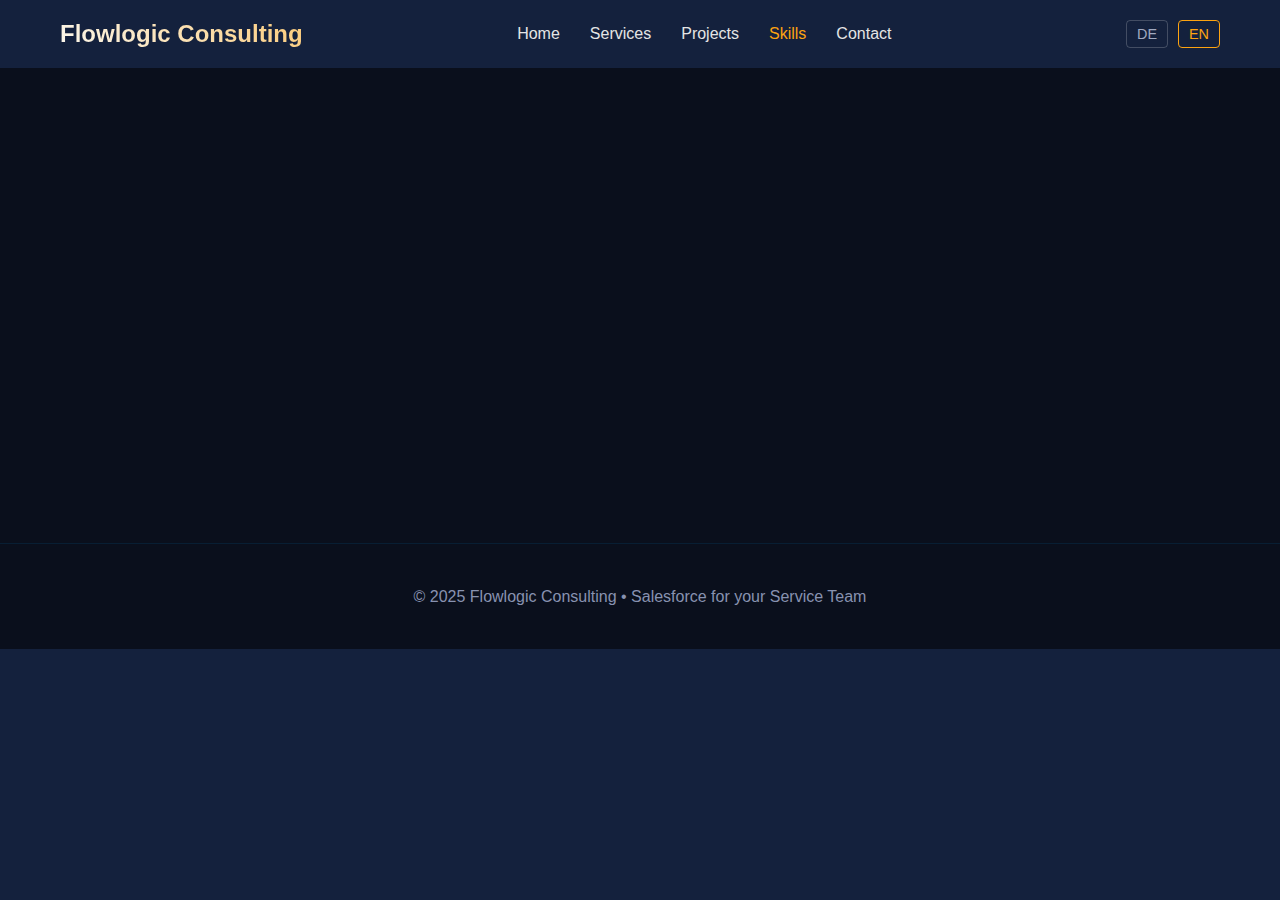
<file: skills.html>
<!DOCTYPE html>
<html lang="de">

<head>
    <meta charset="UTF-8">
    <meta name="viewport" content="width=device-width, initial-scale=1.0">
    <link rel="icon" href="FlowLogic.png">
    <title>Warum genau ich | Flowlogic</title>
    <link rel="stylesheet" href="styles.css">
</head>

<body>
    <!-- Header -->
    <header>
        <nav class="container">
            <div class="logo">Flowlogic Consulting</div>
            <ul class="nav-links">
                <li><a href="index.html" data-i18n="nav.home">Home</a></li>
                <li><a href="services.html" data-i18n="nav.services">Services</a></li>
                <li><a href="projects.html" data-i18n="nav.projects">Projects</a></li>
                <li><a href="skills.html" style="color: #fca311;" data-i18n="nav.skills">Skills</a></li>
                <li><a href="contact.html" data-i18n="nav.contact">Contact</a></li>
            </ul>
            <div class="lang-switcher">
                <button class="lang-btn" data-lang="de">DE</button>
                <button class="lang-btn" data-lang="en">EN</button>
            </div>
            <div class="hamburger">
                <div class="line1"></div>
                <div class="line2"></div>
                <div class="line3"></div>
            </div>
        </nav>
    </header>

    <!-- Skills Section -->
    <section id="skills" class="skills" style="padding-top: 120px;">
        <div class="container">
            <div class="skills-content">
                <div class="skills-text animate-on-scroll">
                    <h2 data-i18n="skills.title">Warum mit mir arbeiten?</h2>
                    <p data-i18n="skills.text1">Seit 2016 dreht sich bei mir alles um Salesforce. Ohne Buzzwords, dafür
                        mit einem klaren
                        Verständnis für die Herausforderungen deiner Customer Service Mitarbeiter.</p>
                    <p data-i18n="skills.text2">Ich begleite dich von der ersten Idee bis zum Go-live. Und danach auch.
                        Denn ein CRM entfaltet
                        erst dann seinen echten Wert, wenn die Menschen damit gerne, simpel und sicher arbeiten.</p>
                </div>
                <div class="skills-grid">
                    <div class="skill-item animate-on-scroll">
                        <h4 data-i18n="skills.skill1_title">Administration</h4>
                        <div class="skill-description" data-i18n="skills.skill1_desc">Effiziente Einrichtung,
                            Benutzerverwaltung und laufende Pflege
                            deiner Salesforce-Umgebung.</div>
                    </div>
                    <div class="skill-item animate-on-scroll">
                        <h4 data-i18n="skills.skill2_title">Architektur</h4>
                        <div class="skill-description" data-i18n="skills.skill2_desc">Skalierbare Systemarchitektur mit
                            Fokus auf Performance,
                            Sicherheit und Erweiterbarkeit.</div>
                    </div>
                    <div class="skill-item animate-on-scroll">
                        <h4 data-i18n="skills.skill3_title">Process Automation</h4>
                        <div class="skill-description" data-i18n="skills.skill3_desc">Automatisierung deiner
                            Geschäftsprozesse mit Flows,
                            Approval-Prozessen und benutzerdefinierten Logiken.</div>
                    </div>
                    <div class="skill-item animate-on-scroll">
                        <h4 data-i18n="skills.skill4_title">Data Management</h4>
                        <div class="skill-description" data-i18n="skills.skill4_desc">Strukturierte Datenpflege,
                            Migrationskonzepte und saubere
                            Datenmodelle für bessere Insights.</div>
                    </div>
                </div>
            </div>
        </div>
    </section>

    <!-- Footer -->
    <footer>
        <div class="container">
            <p data-i18n="footer.text">&copy; 2025 Flowlogic Consulting • Salesforce für dein Service-Team</p>
        </div>
    </footer>

    <button type="button" class="back-to-top" aria-label="Zurück zum Seitenanfang" title="Zurück zum Seitenanfang">
        <span aria-hidden="true">↑</span>
    </button>

    <script>
        const backToTopButton = document.querySelector('.back-to-top');
        const prefersReducedMotion = window.matchMedia('(prefers-reduced-motion: reduce)');

        const updateBackToTopVisibility = () => {
            if (!backToTopButton) return;
            const scrolled = window.scrollY || document.documentElement.scrollTop || document.body.scrollTop || 0;
            backToTopButton.classList.toggle('show', scrolled > 400);
        };

        const supportsSmoothScroll = 'scrollBehavior' in document.documentElement.style;

        const scrollToTop = () => {
            if (prefersReducedMotion.matches || !supportsSmoothScroll) {
                window.scrollTo(0, 0);
                return;
            }

            window.scrollTo({ top: 0, behavior: 'smooth' });
        };

        if (backToTopButton) {
            backToTopButton.addEventListener('click', () => {
                scrollToTop();
            });
            backToTopButton.addEventListener('keydown', (event) => {
                if (event.key === 'Enter' || event.key === ' ') {
                    event.preventDefault();
                    scrollToTop();
                }
            });
            backToTopButton.addEventListener('touchend', (event) => {
                event.preventDefault();
                scrollToTop();
            }, { passive: false });

            updateBackToTopVisibility();
            window.addEventListener('scroll', updateBackToTopVisibility, { passive: true });
        }

        // Header background on scroll
        window.addEventListener('scroll', function () {
            const header = document.querySelector('header');
            if (window.scrollY > 100) {
                header.style.background = 'rgba(10, 15, 28, 0.98)';
            } else {
                header.style.background = 'rgba(10, 15, 28, 0.95)';
            }
        });

        // Animate skill bars when in view
        const observerOptions = {
            threshold: 0.5,
            rootMargin: '0px 0px -100px 0px'
        };

        const observer = new IntersectionObserver(function (entries) {
            entries.forEach(entry => {
                if (entry.isIntersecting) {
                    const skillBars = entry.target.querySelectorAll('.skill-progress');
                    skillBars.forEach(bar => {
                        bar.style.animation = 'fillBar 2s ease-in-out forwards';
                    });
                }
            });
        }, observerOptions);

        const skillsSection = document.querySelector('.skills');
        if (skillsSection) {
            observer.observe(skillsSection);
        }

        // Toggle skill descriptions on click (for mobile / touch devices)
        const touchMediaQuery = window.matchMedia('(hover: none)');

        const toggleSkillItem = (item) => {
            if (!touchMediaQuery.matches) return;
            const isOpen = item.classList.toggle('is-open');
            item.setAttribute('aria-expanded', isOpen.toString());
            const description = item.querySelector('.skill-description');
            if (description) {
                description.setAttribute('aria-hidden', (!isOpen).toString());
            }
        };

        document.querySelectorAll('.skill-item').forEach(item => {
            const description = item.querySelector('.skill-description');
            if (description) {
                description.setAttribute('aria-hidden', touchMediaQuery.matches ? 'true' : 'false');
            }
            item.addEventListener('click', () => toggleSkillItem(item));
            item.addEventListener('keydown', (event) => {
                if ((event.key === 'Enter' || event.key === ' ') && touchMediaQuery.matches) {
                    event.preventDefault();
                    toggleSkillItem(item);
                }
            });
            item.setAttribute('role', 'button');
            item.setAttribute('tabindex', '0');
            item.setAttribute('aria-expanded', 'false');
        });

        const resetSkillItems = () => {
            if (touchMediaQuery.matches) return;
            document.querySelectorAll('.skill-item.is-open').forEach(item => {
                item.classList.remove('is-open');
                item.setAttribute('aria-expanded', 'false');
                const description = item.querySelector('.skill-description');
                if (description) {
                    description.setAttribute('aria-hidden', touchMediaQuery.matches ? 'true' : 'false');
                }
            });
        };

        if (typeof touchMediaQuery.addEventListener === 'function') {
            touchMediaQuery.addEventListener('change', resetSkillItems);
        } else if (typeof touchMediaQuery.addListener === 'function') {
            touchMediaQuery.addListener(resetSkillItems);
        }
    </script>
    <script src="script.js"></script>
</body>

</html>
</file>
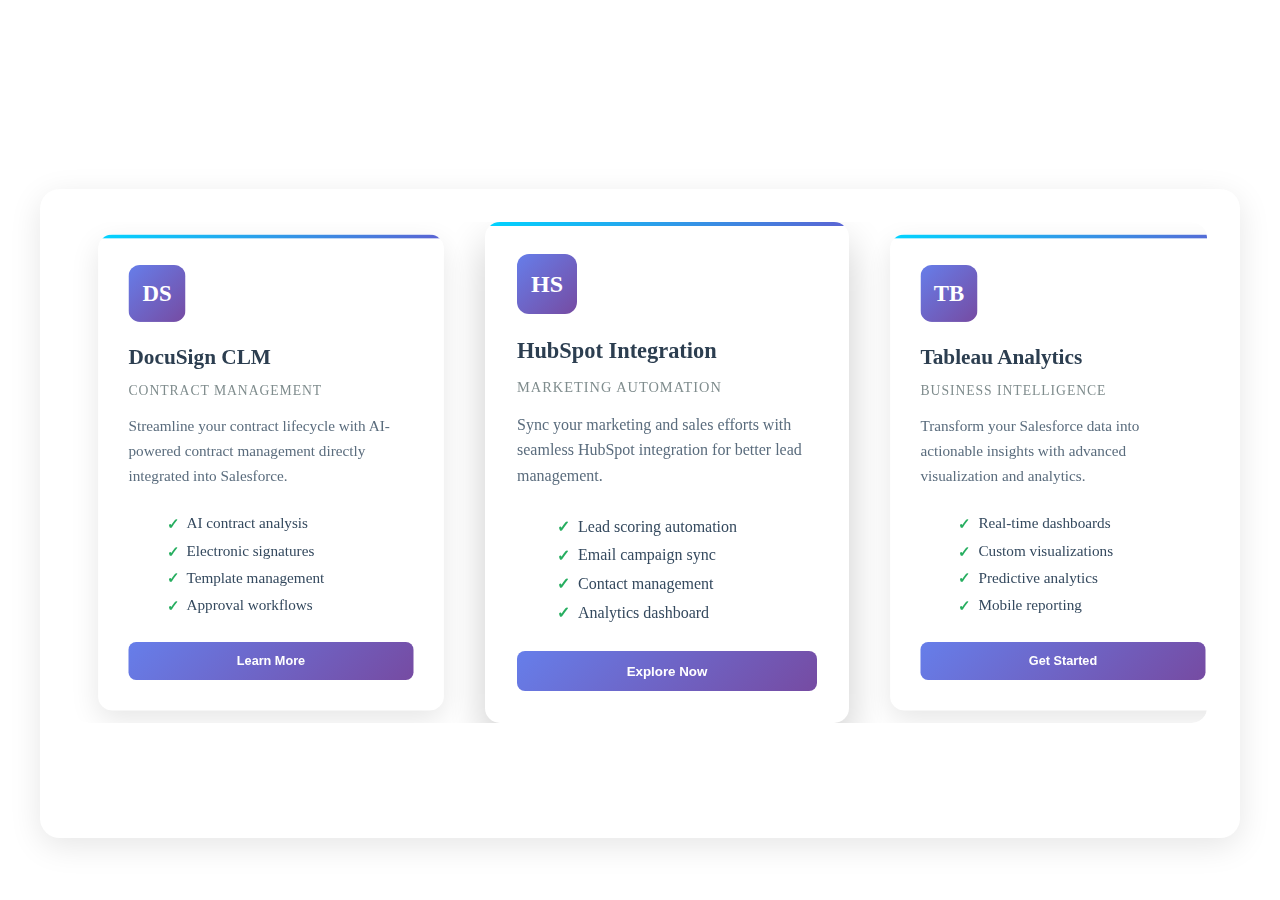
<file: test.html>
<!DOCTYPE html>
<html lang="en">
<head>
    <meta charset="UTF-8">
    <meta name="viewport" content="width=device-width, initial-scale=1.0">
    <title>Salesforce Partner Addons</title>
    <style>
        .carousel-section {
            max-width: 1200px;
            margin: 0 auto;
            padding: 0 2rem;
        }

        .section-header {
            text-align: center;
            margin-bottom: 3rem;
            color: white;
        }

        .section-subtitle {
            font-size: 1.2rem;
            opacity: 0.9;
            max-width: 600px;
            margin: 0 auto;
            line-height: 1.6;
        }

        .carousel-container {
            position: relative;
            background: rgba(255, 255, 255, 0.1);
            backdrop-filter: blur(10px);
            border-radius: 20px;
            padding: 2rem;
            box-shadow: 0 8px 32px rgba(0,0,0,0.1);
            border: 1px solid rgba(255,255,255,0.2);
        }

        .carousel-wrapper {
            overflow: hidden;
            border-radius: 15px;
        }

        .carousel-track {
            display: flex;
            transition: transform 0.5s cubic-bezier(0.4, 0, 0.2, 1);
        }

        .addon-card {
            min-width: 300px;
            margin: 0 1rem;
            background: white;
            border-radius: 15px;
            padding: 2rem;
            box-shadow: 0 10px 30px rgba(0,0,0,0.1);
            transform: scale(0.95);
            transition: all 0.3s ease;
            position: relative;
            overflow: hidden;
        }

        .addon-card.active {
            transform: scale(1);
            box-shadow: 0 20px 40px rgba(0,0,0,0.2);
        }

        .addon-card::before {
            content: '';
            position: absolute;
            top: 0;
            left: 0;
            right: 0;
            height: 4px;
            background: linear-gradient(90deg, #00d4ff, #5b63d3);
        }

        .addon-logo {
            width: 60px;
            height: 60px;
            background: linear-gradient(135deg, #667eea, #764ba2);
            border-radius: 12px;
            display: flex;
            align-items: center;
            justify-content: center;
            margin-bottom: 1.5rem;
            position: relative;
        }

        .addon-logo::after {
            content: attr(data-initial);
            color: white;
            font-weight: bold;
            font-size: 1.5rem;
        }

        .addon-title {
            font-size: 1.4rem;
            font-weight: 700;
            color: #2c3e50;
            margin-bottom: 0.5rem;
        }

        .addon-category {
            color: #7f8c8d;
            font-size: 0.9rem;
            margin-bottom: 1rem;
            text-transform: uppercase;
            letter-spacing: 1px;
        }

        .addon-description {
            color: #5a6c7d;
            line-height: 1.6;
            margin-bottom: 1.5rem;
        }

        .addon-features {
            list-style: none;
            margin-bottom: 1.5rem;
        }

        .addon-features li {
            padding: 0.3rem 0;
            color: #34495e;
            display: flex;
            align-items: center;
        }

        .addon-features li::before {
            content: '✓';
            color: #27ae60;
            font-weight: bold;
            margin-right: 0.5rem;
        }

        .addon-cta {
            background: linear-gradient(135deg, #667eea, #764ba2);
            color: white;
            border: none;
            padding: 0.8rem 1.5rem;
            border-radius: 8px;
            font-weight: 600;
            cursor: pointer;
            transition: all 0.3s ease;
            width: 100%;
        }

        .addon-cta:hover {
            transform: translateY(-2px);
            box-shadow: 0 8px 20px rgba(102, 126, 234, 0.4);
        }

        .carousel-controls {
            display: flex;
            justify-content: center;
            align-items: center;
            margin-top: 2rem;
            gap: 1rem;
        }

        .carousel-btn {
            background: rgba(255, 255, 255, 0.2);
            border: 2px solid rgba(255, 255, 255, 0.3);
            color: white;
            width: 50px;
            height: 50px;
            border-radius: 50%;
            display: flex;
            align-items: center;
            justify-content: center;
            cursor: pointer;
            transition: all 0.3s ease;
            backdrop-filter: blur(10px);
        }

        .carousel-btn:hover {
            background: rgba(255, 255, 255, 0.3);
            transform: scale(1.1);
        }

        .carousel-btn:disabled {
            opacity: 0.5;
            cursor: not-allowed;
            transform: scale(1);
        }

        .carousel-indicators {
            display: flex;
            gap: 0.5rem;
        }

        .indicator {
            width: 12px;
            height: 12px;
            border-radius: 50%;
            background: rgba(255, 255, 255, 0.4);
            cursor: pointer;
            transition: all 0.3s ease;
        }

        .indicator.active {
            background: white;
            transform: scale(1.2);
        }

        @media (max-width: 768px) {
            .section-title {
                font-size: 2rem;
            }
            
            .addon-card {
                min-width: 280px;
                margin: 0 0.5rem;
                padding: 1.5rem;
            }
            
            .carousel-container {
                padding: 1rem;
            }
        }
    </style>
</head>
<body>
    <section class="carousel-section">
        <div class="section-header">
            <h1 class="section-title">Salesforce Partner Addons</h1>
            <p class="section-subtitle">Extend your Salesforce experience with powerful partner solutions designed to boost productivity and drive growth</p>
        </div>

        <div class="carousel-container">
            <div class="carousel-wrapper">
                <div class="carousel-track" id="carouselTrack">
                    <div class="addon-card active">
                        <div class="addon-logo" data-initial="DS"></div>
                        <h3 class="addon-title">DocuSign CLM</h3>
                        <p class="addon-category">Contract Management</p>
                        <p class="addon-description">Streamline your contract lifecycle with AI-powered contract management directly integrated into Salesforce.</p>
                        <ul class="addon-features">
                            <li>AI contract analysis</li>
                            <li>Electronic signatures</li>
                            <li>Template management</li>
                            <li>Approval workflows</li>
                        </ul>
                        <button class="addon-cta">Learn More</button>
                    </div>

                    <div class="addon-card">
                        <div class="addon-logo" data-initial="HS"></div>
                        <h3 class="addon-title">HubSpot Integration</h3>
                        <p class="addon-category">Marketing Automation</p>
                        <p class="addon-description">Sync your marketing and sales efforts with seamless HubSpot integration for better lead management.</p>
                        <ul class="addon-features">
                            <li>Lead scoring automation</li>
                            <li>Email campaign sync</li>
                            <li>Contact management</li>
                            <li>Analytics dashboard</li>
                        </ul>
                        <button class="addon-cta">Explore Now</button>
                    </div>

                    <div class="addon-card">
                        <div class="addon-logo" data-initial="TB"></div>
                        <h3 class="addon-title">Tableau Analytics</h3>
                        <p class="addon-category">Business Intelligence</p>
                        <p class="addon-description">Transform your Salesforce data into actionable insights with advanced visualization and analytics.</p>
                        <ul class="addon-features">
                            <li>Real-time dashboards</li>
                            <li>Custom visualizations</li>
                            <li>Predictive analytics</li>
                            <li>Mobile reporting</li>
                        </ul>
                        <button class="addon-cta">Get Started</button>
                    </div>

                    <div class="addon-card">
                        <div class="addon-logo" data-initial="MS"></div>
                        <h3 class="addon-title">MailChimp Sync</h3>
                        <p class="addon-category">Email Marketing</p>
                        <p class="addon-description">Automate your email marketing campaigns with intelligent audience segmentation and personalization.</p>
                        <ul class="addon-features">
                            <li>Audience segmentation</li>
                            <li>Campaign automation</li>
                            <li>A/B testing</li>
                            <li>Performance tracking</li>
                        </ul>
                        <button class="addon-cta">Try Free</button>
                    </div>

                    <div class="addon-card">
                        <div class="addon-logo" data-initial="ZD"></div>
                        <h3 class="addon-title">Zendesk Support</h3>
                        <p class="addon-category">Customer Service</p>
                        <p class="addon-description">Deliver exceptional customer service with integrated ticketing and support case management.</p>
                        <ul class="addon-features">
                            <li>Ticket management</li>
                            <li>Knowledge base integration</li>
                            <li>Customer satisfaction tracking</li>
                            <li>Multi-channel support</li>
                        </ul>
                        <button class="addon-cta">Start Trial</button>
                    </div>

                    <div class="addon-card">
                        <div class="addon-logo" data-initial="SL"></div>
                        <h3 class="addon-title">Slack Connect</h3>
                        <p class="addon-category">Collaboration</p>
                        <p class="addon-description">Enhance team collaboration with real-time notifications and workflow automation in Slack.</p>
                        <ul class="addon-features">
                            <li>Real-time notifications</li>
                            <li>Workflow automation</li>
                            <li>Record updates</li>
                            <li>Team collaboration</li>
                        </ul>
                        <button class="addon-cta">Connect Now</button>
                    </div>
                </div>
            </div>

            <div class="carousel-controls">
                <button class="carousel-btn" id="prevBtn">‹</button>
                <div class="carousel-indicators" id="indicators"></div>
                <button class="carousel-btn" id="nextBtn">›</button>
            </div>
        </div>
    </section>

    <script>
        class SalesforceCarousel {
            constructor() {
                this.track = document.getElementById('carouselTrack');
                this.cards = document.querySelectorAll('.addon-card');
                this.prevBtn = document.getElementById('prevBtn');
                this.nextBtn = document.getElementById('nextBtn');
                this.indicators = document.getElementById('indicators');
                
                this.currentIndex = 0;
                this.cardsToShow = this.getCardsToShow();
                this.maxIndex = Math.max(0, this.cards.length - this.cardsToShow);
                
                this.init();
            }

            getCardsToShow() {
                const containerWidth = this.track.parentElement.offsetWidth;
                if (containerWidth < 768) return 1;
                if (containerWidth < 1024) return 2;
                return 3;
            }

            init() {
                this.createIndicators();
                this.updateCarousel();
                this.bindEvents();
                this.startAutoPlay();
            }

            createIndicators() {
                this.indicators.innerHTML = '';
                const totalSlides = this.maxIndex + 1;
                
                for (let i = 0; i < totalSlides; i++) {
                    const indicator = document.createElement('div');
                    indicator.className = 'indicator';
                    indicator.addEventListener('click', () => this.goToSlide(i));
                    this.indicators.appendChild(indicator);
                }
            }

            updateCarousel() {
                // Update track position
                const cardWidth = this.cards[0].offsetWidth + 32; // including margin
                const translateX = -this.currentIndex * cardWidth;
                this.track.style.transform = `translateX(${translateX}px)`;

                // Update active card
                this.cards.forEach((card, index) => {
                    card.classList.remove('active');
                    if (index >= this.currentIndex && index < this.currentIndex + this.cardsToShow) {
                        const middleIndex = Math.floor(this.cardsToShow / 2);
                        if (index === this.currentIndex + middleIndex) {
                            card.classList.add('active');
                        }
                    }
                });

                // Update indicators
                const indicators = this.indicators.querySelectorAll('.indicator');
                indicators.forEach((indicator, index) => {
                    indicator.classList.toggle('active', index === this.currentIndex);
                });

                // Update button states
                this.prevBtn.disabled = this.currentIndex === 0;
                this.nextBtn.disabled = this.currentIndex >= this.maxIndex;
            }

            goToSlide(index) {
                this.currentIndex = Math.max(0, Math.min(index, this.maxIndex));
                this.updateCarousel();
                this.resetAutoPlay();
            }

            nextSlide() {
                if (this.currentIndex < this.maxIndex) {
                    this.currentIndex++;
                    this.updateCarousel();
                } else {
                    // Loop back to beginning
                    this.currentIndex = 0;
                    this.updateCarousel();
                }
                this.resetAutoPlay();
            }

            prevSlide() {
                if (this.currentIndex > 0) {
                    this.currentIndex--;
                    this.updateCarousel();
                } else {
                    // Loop to end
                    this.currentIndex = this.maxIndex;
                    this.updateCarousel();
                }
                this.resetAutoPlay();
            }

            bindEvents() {
                this.nextBtn.addEventListener('click', () => this.nextSlide());
                this.prevBtn.addEventListener('click', () => this.prevSlide());

                // Keyboard navigation
                document.addEventListener('keydown', (e) => {
                    if (e.key === 'ArrowLeft') this.prevSlide();
                    if (e.key === 'ArrowRight') this.nextSlide();
                });

                // Touch/swipe support
                let startX = 0;
                let endX = 0;

                this.track.addEventListener('touchstart', (e) => {
                    startX = e.touches[0].clientX;
                });

                this.track.addEventListener('touchmove', (e) => {
                    e.preventDefault();
                });

                this.track.addEventListener('touchend', (e) => {
                    endX = e.changedTouches[0].clientX;
                    const diffX = startX - endX;

                    if (Math.abs(diffX) > 50) { // Minimum swipe distance
                        if (diffX > 0) {
                            this.nextSlide();
                        } else {
                            this.prevSlide();
                        }
                    }
                });

                // Pause auto-play on hover
                this.track.addEventListener('mouseenter', () => this.pauseAutoPlay());
                this.track.addEventListener('mouseleave', () => this.startAutoPlay());

                // Handle window resize
                window.addEventListener('resize', () => {
                    const newCardsToShow = this.getCardsToShow();
                    if (newCardsToShow !== this.cardsToShow) {
                        this.cardsToShow = newCardsToShow;
                        this.maxIndex = Math.max(0, this.cards.length - this.cardsToShow);
                        this.currentIndex = Math.min(this.currentIndex, this.maxIndex);
                        this.createIndicators();
                        this.updateCarousel();
                    }
                });
            }

            startAutoPlay() {
                this.autoPlayInterval = setInterval(() => {
                    this.nextSlide();
                }, 4000);
            }

            pauseAutoPlay() {
                if (this.autoPlayInterval) {
                    clearInterval(this.autoPlayInterval);
                }
            }

            resetAutoPlay() {
                this.pauseAutoPlay();
                this.startAutoPlay();
            }
        }

        // Initialize carousel when DOM is loaded
        document.addEventListener('DOMContentLoaded', () => {
            new SalesforceCarousel();
        });

        // Add click handlers for CTA buttons
        document.addEventListener('click', (e) => {
            if (e.target.classList.contains('addon-cta')) {
                const addonTitle = e.target.closest('.addon-card').querySelector('.addon-title').textContent;
                alert(`Redirecting to ${addonTitle} installation page...`);
            }
        });
    </script>
</body>
</html>
</file>
<file: Balatro/styles.css>
:root {
  --bg: #0c0f14;
  --panel: #151a22;
  --muted: #9aa4b2;
  --text: #e7ecf3;
  --accent: #8ef0ff;
  --primary: #7aa2ff;
  --success: #5bd59c;
  --danger: #ff7a7a;
  --yellow: #ffd766;
}

* { box-sizing: border-box; }
html, body { height: 100%; }
body {
  margin: 0;
  font-family: Inter, system-ui, -apple-system, Segoe UI, Roboto, Ubuntu, Cantarell, Noto Sans, "Helvetica Neue", Arial, "Apple Color Emoji", "Segoe UI Emoji";
  color: var(--text);
  background: radial-gradient(1200px 800px at 50% 20%, #0f1320, #0c0f14 60%);
}

.app { max-width: 1100px; margin: 0 auto; padding: 16px; }
.app__header { display: flex; align-items: center; justify-content: space-between; }
.app__header h1 { font-size: 20px; margin: 0; letter-spacing: 0.5px; }
.app__meta { display: flex; gap: 12px; color: var(--muted); }
.meta__item span { color: var(--text); font-weight: 600; }

.app__main { display: grid; grid-template-columns: 260px 1fr 300px; gap: 16px; margin-top: 16px; }
.board { background: var(--panel); border-radius: 12px; padding: 12px; box-shadow: 0 10px 30px rgba(0,0,0,0.25); }
.collapsible { display: none; }
.scoring__list { display: grid; gap: 6px; }
.scoring__row { display: grid; grid-template-columns: 1fr auto auto; gap: 8px; align-items: center; background: #0f1420; border: 1px solid #2a3446; border-radius: 8px; padding: 6px 8px; font-size: 12px; color: var(--muted); }
.scoring__row .name { color: var(--text); font-weight: 600; }
.scoring__row .chips, .scoring__row .mult { color: var(--muted); }
.scoring__row--active { border-color: var(--yellow); box-shadow: 0 0 0 2px rgba(255,215,102,0.25) inset, 0 0 18px rgba(255,215,102,0.25); position: relative; }
.scoring__row--active::after { content: ""; position: absolute; inset: -2px; border-radius: 8px; box-shadow: 0 0 0 0 rgba(255,215,102,0.35); animation: flare 0.7s ease-out infinite; pointer-events: none; }
@keyframes flare {
  0% { box-shadow: 0 0 0 0 rgba(255,215,102,0.35); }
  70% { box-shadow: 0 0 0 6px rgba(255,215,102,0.0); }
  100% { box-shadow: 0 0 0 10px rgba(255,215,102,0.0); }
}
.sidebar { display: grid; gap: 16px; }
.panel { background: var(--panel); border-radius: 12px; padding: 12px; box-shadow: 0 10px 30px rgba(0,0,0,0.25); }

.board__dice { display: grid; grid-template-columns: repeat(5, 1fr); gap: 12px; margin-bottom: 12px; }
.die {
  background: #0f1420;
  border: 1px solid #232c3b;
  border-radius: 10px;
  padding: 12px;
  text-align: center;
  cursor: pointer;
  user-select: none;
  transition: transform 120ms ease, border-color 120ms ease, box-shadow 120ms ease, background 120ms ease;
}
.die:hover { transform: translateY(-2px); }
.die--held { border-color: var(--primary); box-shadow: 0 0 0 2px rgba(122,162,255,0.2) inset; }
.die__value { font-size: 28px; font-weight: 800; }
.die__label { font-size: 12px; color: var(--muted); margin-top: 4px; }

.die:active { transform: translateY(0); }
.btn:active { transform: translateY(1px); }
.btn:hover:not(:disabled) { filter: brightness(1.05); }

/* Rolling animation */
.die--rolling { animation: wobble 600ms ease both; background: #121a2a; }
@keyframes wobble {
  0% { transform: translateY(0) rotate(0deg); }
  25% { transform: translateY(-3px) rotate(6deg); }
  50% { transform: translateY(0) rotate(0deg); }
  75% { transform: translateY(-2px) rotate(-6deg); }
  100% { transform: translateY(0) rotate(0deg); }
}

.board__controls { display: flex; align-items: center; gap: 8px; justify-content: space-between; }
.board__status { display: flex; gap: 12px; color: var(--muted); }
.hand__summary { margin-top: 8px; color: var(--accent); min-height: 20px; }
.hand__actions { display: flex; gap: 8px; margin-top: 8px; }

.chipsmult { display: grid; gap: 4px; }
.chipsmult div { background: #0f1420; padding: 6px 8px; border-radius: 6px; border: 1px solid #2a3446; }

/* Scoring highlight */
.highlight-yellow { color: var(--yellow); text-shadow: 0 0 10px rgba(255,215,102,0.4); transition: color 220ms ease, text-shadow 220ms ease; }

.btn { background: #222a38; border: 1px solid #2a3446; color: var(--text); border-radius: 8px; padding: 8px 12px; cursor: pointer; }
.btn:disabled { opacity: 0.5; cursor: not-allowed; }
.btn--primary { background: #2a3a6a; border-color: #33427a; }
.btn--success { background: #214e3e; border-color: #2f6f59; }

/* Neon call-to-action for Next Hand / Next Round */
.btn--neon {
  background: #17ff88;
  color: #0b1b13;
  border-color: #24ff97;
  box-shadow: 0 0 14px rgba(23,255,136,0.6), 0 0 28px rgba(23,255,136,0.25);
  animation: neonPulse 1.2s ease-in-out infinite;
}
@keyframes neonPulse {
  0%, 100% { box-shadow: 0 0 10px rgba(23,255,136,0.5), 0 0 24px rgba(23,255,136,0.2); filter: brightness(1); }
  50% { box-shadow: 0 0 18px rgba(23,255,136,0.8), 0 0 36px rgba(23,255,136,0.35); filter: brightness(1.05); }
}

.jokers { display: grid; gap: 8px; }
.joker { position: relative; background: #0f1420; border: 1px dashed #2a3446; border-radius: 8px; padding: 8px; font-size: 12px; color: var(--muted); }
.joker__badge { position: absolute; top: -6px; right: -6px; background: #2a3a6a; color: #fff; border: 1px solid #33427a; border-radius: 999px; padding: 2px 6px; font-size: 11px; box-shadow: 0 4px 12px rgba(0,0,0,0.4); }

/* Modal */
.modal[hidden] { display: none; }
.modal { position: fixed; inset: 0; background: rgba(0,0,0,0.6); display: grid; place-items: center; padding: 16px; }
.modal__dialog { background: var(--panel); border: 1px solid #2a3446; border-radius: 12px; width: 100%; max-width: 520px; box-shadow: 0 10px 40px rgba(0,0,0,0.5); }
.modal__header { display: flex; align-items: center; justify-content: space-between; padding: 12px; border-bottom: 1px solid #2a3446; }
.modal__info { padding: 10px 12px; font-size: 12px; color: var(--muted); border-bottom: 1px dashed #2a3446; }
.shop__items { display: grid; gap: 8px; padding: 12px; }
.shop__card { background: #0f1420; border: 1px solid #2a3446; border-radius: 8px; padding: 10px; display: flex; align-items: center; justify-content: space-between; }
.shop__card h4 { margin: 0 0 6px 0; font-size: 14px; }
.shop__card p { margin: 0; font-size: 12px; color: var(--muted); }

.win__content { padding: 12px; display: grid; place-items: center; }
.win__img { width: 100%; max-width: 360px; border-radius: 12px; border: 1px solid #2a3446; box-shadow: 0 10px 30px rgba(0,0,0,0.35); }

@media (max-width: 900px) {
  .app__main { grid-template-columns: 1fr; }
}
</file>
<file: voice/styles.css>
* {
    margin: 0;
    padding: 0;
    box-sizing: border-box;
}

body {
    font-family: 'Segoe UI', Tahoma, Geneva, Verdana, sans-serif;
    background: linear-gradient(135deg, #667eea 0%, #764ba2 100%);
    min-height: 100vh;
    padding: 20px;
}

.container {
    max-width: 800px;
    margin: 0 auto;
    background: white;
    border-radius: 20px;
    box-shadow: 0 20px 40px rgba(0, 0, 0, 0.1);
    overflow: hidden;
}

h1 {
    text-align: center;
    padding: 30px;
    background: linear-gradient(135deg, #667eea 0%, #764ba2 100%);
    color: white;
    margin: 0;
    font-size: 2.5em;
    font-weight: 300;
}

.recorder-section {
    padding: 40px;
    text-align: center;
}

.controls {
    display: flex;
    justify-content: center;
    gap: 15px;
    margin-bottom: 30px;
    flex-wrap: wrap;
}

.btn {
    padding: 15px 25px;
    border: none;
    border-radius: 50px;
    font-size: 16px;
    font-weight: 600;
    cursor: pointer;
    transition: all 0.3s ease;
    display: flex;
    align-items: center;
    gap: 8px;
    min-width: 120px;
    justify-content: center;
}

.btn:hover {
    transform: translateY(-2px);
    box-shadow: 0 10px 20px rgba(0, 0, 0, 0.2);
}

.btn:disabled {
    opacity: 0.5;
    cursor: not-allowed;
    transform: none;
    box-shadow: none;
}

.record-btn {
    background: linear-gradient(135deg, #ff6b6b, #ee5a24);
    color: white;
}

.record-btn:hover:not(:disabled) {
    background: linear-gradient(135deg, #ff5252, #d63031);
}

.stop-btn {
    background: linear-gradient(135deg, #6c5ce7, #5f3dc4);
    color: white;
}

.stop-btn:hover:not(:disabled) {
    background: linear-gradient(135deg, #5a4fcf, #4c2db8);
}

.play-btn {
    background: linear-gradient(135deg, #00b894, #00a085);
    color: white;
}

.play-btn:hover:not(:disabled) {
    background: linear-gradient(135deg, #00a085, #008f75);
}

.pause-btn {
    background: linear-gradient(135deg, #fdcb6e, #e17055);
    color: white;
}

.pause-btn:hover:not(:disabled) {
    background: linear-gradient(135deg, #e17055, #d63031);
}

.download-btn {
    background: linear-gradient(135deg, #74b9ff, #0984e3);
    color: white;
}

.download-btn:hover:not(:disabled) {
    background: linear-gradient(135deg, #0984e3, #0770c4);
}

.download-section {
    display: flex;
    align-items: center;
    gap: 10px;
    justify-content: center;
    flex-wrap: wrap;
}

.filename-input {
    padding: 12px 16px;
    border: 2px solid #ddd;
    border-radius: 25px;
    font-size: 14px;
    font-family: inherit;
    outline: none;
    transition: all 0.3s ease;
    min-width: 200px;
    background: white;
}

.filename-input:focus {
    border-color: #667eea;
    box-shadow: 0 0 0 3px rgba(102, 126, 234, 0.1);
}

.filename-input::placeholder {
    color: #999;
}

.status {
    margin-bottom: 30px;
}

.status-text {
    font-size: 18px;
    color: #2d3436;
    margin-bottom: 10px;
    font-weight: 500;
}

.timer {
    font-size: 24px;
    color: #636e72;
    font-weight: 300;
    font-family: 'Courier New', monospace;
}

.audio-visualizer {
    margin: 30px 0;
    display: flex;
    justify-content: center;
}

#visualizer {
    border: 2px solid #ddd;
    border-radius: 10px;
    background: #f8f9fa;
}

.waveform-section {
    margin: 30px 0;
    padding: 20px;
    background: #f8f9fa;
    border-radius: 15px;
}

.waveform-section h3 {
    color: #2d3436;
    margin-bottom: 20px;
    text-align: center;
    font-size: 1.5em;
    font-weight: 400;
}

.waveform-container {
    position: relative;
    margin-bottom: 20px;
    border-radius: 10px;
    overflow: hidden;
    box-shadow: 0 4px 15px rgba(0, 0, 0, 0.1);
}

#waveformCanvas {
    display: block;
    background: #ffffff;
    cursor: pointer;
}

.waveform-overlay {
    position: absolute;
    top: 0;
    left: 0;
    width: 100%;
    height: 100%;
    pointer-events: none;
}

.playhead {
    position: absolute;
    top: 0;
    width: 2px;
    height: 100%;
    background: #ff6b6b;
    pointer-events: none;
    z-index: 3;
    box-shadow: 0 0 5px rgba(255, 107, 107, 0.5);
}

.trim-start, .trim-end {
    position: absolute;
    top: 0;
    width: 3px;
    height: 100%;
    background: #00b894;
    pointer-events: none;
    z-index: 2;
    cursor: ew-resize;
    pointer-events: auto;
}

.trim-start {
    left: 0;
    background: #00b894;
}

.trim-end {
    right: 0;
    background: #e17055;
}

.trim-start::before, .trim-end::before {
    content: '';
    position: absolute;
    top: -5px;
    left: -5px;
    width: 13px;
    height: 13px;
    background: inherit;
    border-radius: 50%;
    border: 2px solid white;
    box-shadow: 0 2px 5px rgba(0, 0, 0, 0.2);
}

.trim-controls {
    display: flex;
    justify-content: space-between;
    align-items: center;
    flex-wrap: wrap;
    gap: 15px;
}

.trim-info {
    display: flex;
    gap: 20px;
    font-size: 14px;
    color: #636e72;
}

.trim-info span {
    font-weight: 500;
}

.trim-buttons {
    display: flex;
    gap: 10px;
}

.trim-buttons .btn {
    padding: 10px 20px;
    font-size: 14px;
    min-width: auto;
}

@media (max-width: 600px) {
    .trim-controls {
        flex-direction: column;
        text-align: center;
    }
    
    .trim-info {
        justify-content: center;
    }
    
    .trim-buttons {
        justify-content: center;
    }
}

.recordings-list {
    background: #f8f9fa;
    padding: 30px;
    border-top: 1px solid #e9ecef;
}

.recordings-list h3 {
    color: #2d3436;
    margin-bottom: 20px;
    font-size: 1.5em;
    font-weight: 400;
}

.recordings-container {
    display: grid;
    gap: 15px;
}

.recording-item {
    background: white;
    padding: 20px;
    border-radius: 10px;
    box-shadow: 0 2px 10px rgba(0, 0, 0, 0.1);
    display: flex;
    justify-content: space-between;
    align-items: center;
    transition: transform 0.2s ease;
}

.recording-item:hover {
    transform: translateY(-2px);
}

.recording-info {
    display: flex;
    flex-direction: column;
    gap: 5px;
}

.recording-name {
    font-weight: 600;
    color: #2d3436;
}

.recording-duration {
    font-size: 14px;
    color: #636e72;
}

.recording-controls {
    display: flex;
    gap: 10px;
}

.recording-controls .btn {
    padding: 8px 15px;
    font-size: 14px;
    min-width: auto;
}

.icon {
    font-size: 18px;
}

@media (max-width: 600px) {
    .controls {
        flex-direction: column;
        align-items: center;
    }
    
    .btn {
        width: 200px;
    }
    
    .recording-item {
        flex-direction: column;
        gap: 15px;
        text-align: center;
    }
    
    .recording-controls {
        justify-content: center;
    }
}
</file>
<file: styles.css>
* {
            margin: 0;
            padding: 0;
            box-sizing: border-box;
        }

        html {
            scroll-behavior: smooth;
        }

        body {
            font-family: 'Segoe UI', Tahoma, Geneva, Verdana, sans-serif;
            line-height: 1.6;
            background: #14213d;
            color: #e5e5e5;
            overflow-x: hidden;
        }

        .container {
            max-width: 1200px;
            margin: 0 auto;
            padding: 0 20px;
        }

        /* Header */
        header {
            position: fixed;
            top: 0;
            left: 0;
            right: 0;
            background: #14213d;
            backdrop-filter: blur(10px);
            z-index: 1000;
            padding: 15px 0;
            transition: all 0.3s ease;
        }

        nav {
            display: flex;
            justify-content: space-between;
            align-items: center;
        }

        .logo {
            font-size: 24px;
            font-weight: bold;
            background: linear-gradient(45deg, #fbfeff, #fca311);
            -webkit-background-clip: text;
            -webkit-text-fill-color: transparent;
            background-clip: text;
            background-size: 200% 200%;
            animation: logoGradient 3s ease-in-out infinite;
        }

        .nav-links {
            display: flex;
            list-style: none;
            gap: 30px;
        }

        @keyframes logoGradient {
            0% {
                background-position: 0% 50%;
            }

            50% {
                background-position: 100% 50%;
            }

            100% {
                background-position: 0% 50%;
            }
        }

        .nav-links a {
            color: #e5e5e5;
            text-decoration: none;
            transition: color 0.3s ease;
            position: relative;
        }

        .nav-links a:hover {
            color: #fca311;
        }

        .nav-links a::after {
            content: '';
            position: absolute;
            bottom: -5px;
            left: 0;
            width: 0;
            height: 2px;
            background: #fca311;
            transition: width 0.3s ease;
        }

        .nav-links a:hover::after {
            width: 100%;
        }

        /* Language Switcher */
        .lang-switcher {
            display: flex;
            gap: 10px;
            margin-left: 20px;
            align-items: center;
        }

        .lang-btn {
            background: none;
            border: 1px solid rgba(255, 255, 255, 0.2);
            color: #a0a9c0;
            cursor: pointer;
            padding: 5px 10px;
            border-radius: 4px;
            font-size: 0.9rem;
            transition: all 0.3s ease;
        }

        .lang-btn:hover,
        .lang-btn.active {
            color: #fca311;
            border-color: #fca311;
        }

        /* Mobile Menu Styles */
        .hamburger {
            display: none;
            cursor: pointer;
        }

        .hamburger div {
            width: 25px;
            height: 3px;
            background-color: #e5e5e5;
            margin: 5px;
            transition: all 0.3s ease;
        }

        @media screen and (max-width: 768px) {
            body {
                overflow-x: hidden;
            }

            .nav-links {
                position: absolute;
                right: 0px;
                height: 92vh;
                top: 8vh;
                background-color: #14213d;
                display: flex;
                flex-direction: column;
                align-items: center;
                width: 50%;
                transform: translateX(100%);
                transition: transform 0.5s ease-in;
                z-index: 999;
                padding-top: 60px;
                box-shadow: -2px 0 10px rgba(0, 0, 0, 0.5);
            }

            .nav-links li {
                opacity: 0;
            }

            .hamburger {
                display: block;
            }
        }

        .nav-active {
            transform: translateX(0%);
        }

        @keyframes navLinkFade {
            from {
                opacity: 0;
                transform: translateX(50px);
            }

            to {
                opacity: 1;
                transform: translateX(0);
            }
        }

        @keyframes textGradient {
            0% {
                background-position: 0% 50%;
            }

            100% {
                background-position: 200% 50%;
            }
        }

        .toggle .line1 {
            transform: rotate(-45deg) translate(-5px, 6px);
        }

        .toggle .line2 {
            opacity: 0;
        }

        .toggle .line3 {
            transform: rotate(45deg) translate(-5px, -6px);
        }

        .hero {
            min-height: 100vh;
            display: flex;
            align-items: center;
            background: linear-gradient(135deg, #000000 0%, #14213d 100%);
            position: relative;
            overflow: hidden;
        }

        .hero::before {
            content: '';
            position: absolute;
            top: 0;
            left: 0;
            right: 0;
            bottom: 0;
            background: url('data:image/svg+xml,<svg xmlns="http://www.w3.org/2000/svg" viewBox="0 0 100 100"><defs><pattern id="grid" width="10" height="10" patternUnits="userSpaceOnUse"><path d="M 10 0 L 0 0 0 10" fill="none" stroke="%23ffffff" stroke-width="0.1" opacity="0.1"/></pattern></defs><rect width="100" height="100" fill="url(%23grid)"/></svg>');
            opacity: 0.3;
        }

        .hero-content {
            display: grid;
            grid-template-columns: 1fr 1fr;
            gap: 60px;
            align-items: center;
            position: relative;
            z-index: 2;
        }

        .hero-text h1 {
            font-size: 3.5rem;
            font-weight: 700;
            margin-bottom: 20px;
            background: linear-gradient(45deg, #e5e5e5, #fca311, #e5e5e5);
            background-size: 200% auto;
            -webkit-background-clip: text;
            -webkit-text-fill-color: transparent;
            background-clip: text;
            animation: fadeInUp 1s ease, textGradient 5s linear infinite;
        }

        .hero-text .subtitle {
            font-size: 1.3rem;
            color: #a0a9c0;
            margin-bottom: 30px;
            animation: fadeInUp 1s ease 0.2s both;
        }

        .hero-text p {
            font-size: 1.1rem;
            color: #8892b0;
            margin-bottom: 40px;
            animation: fadeInUp 1s ease 0.4s both;
        }

        .cta-buttons {
            display: flex;
            gap: 20px;
            animation: fadeInUp 1s ease 0.6s both;
        }

        .btn {
            padding: 15px 30px;
            border: none;
            border-radius: 50px;
            font-size: 1rem;
            font-weight: 600;
            cursor: pointer;
            transition: all 0.3s ease;
            text-decoration: none;
            display: inline-block;
            position: relative;
            overflow: hidden;
        }

        .btn-primary {
            background: linear-gradient(45deg, #fca311, #e5e5e5);
            color: white;
        }

        .btn-primary:hover {
            transform: translateY(-2px);
            box-shadow: 0 10px 30px #fca311;
        }

        .btn-secondary {
            background: transparent;
            color: #fca311;
            border: 2px solid #fca311;
        }

        .btn-secondary:hover {
            background: #fca311;
            color: white;
            transform: translateY(-1px);
            box-shadow: 2px 2px 50px 1px #fca311;
        }

        /* Back to top button */
        .back-to-top {
            position: fixed;
            bottom: 30px;
            right: 30px;
            width: 52px;
            height: 52px;
            border-radius: 50%;
            border: none;
            background: #fca311;
            color: #fff;
            font-size: 1.5rem;
            display: flex;
            align-items: center;
            justify-content: center;
            cursor: pointer;
            box-shadow: 0 12px 30px rgba(0, 168, 255, 0.35);
            opacity: 0;
            visibility: hidden;
            transform: translateY(20px);
            transition: opacity 0.3s ease, transform 0.3s ease, visibility 0.3s ease;
            z-index: 1200;
        }

        .back-to-top:hover {
            box-shadow: 0 16px 35px rgba(0, 168, 255, 0.45);
            transform: translateY(-4px);
        }

        .back-to-top:focus {
            outline: 3px solid rgba(0, 168, 255, 0.4);
            outline-offset: 4px;
        }

        .back-to-top.show {
            opacity: 1;
            visibility: visible;
            transform: translateY(0);
        }

        .hero-visual {
            display: flex;
            justify-content: center;
            align-items: center;
            position: relative;
        }

        .sf-logo {
            width: 300px;
            height: 300px;
            border-radius: 50%;
            display: flex;
            align-items: center;
            justify-content: center;
            position: relative;
            overflow: hidden;
            box-shadow: 0 20px 40px rgba(0, 168, 255, 0.3);
        }

        .sf-logo img {
            width: 100%;
            height: 100%;
            object-fit: cover;
            border-radius: 50%;
        }

        .sf-logo::before {
            content: '';
            position: absolute;
            top: -20px;
            left: -20px;
            right: -20px;
            bottom: -20px;
            border: 2px solid rgba(0, 168, 255, 0.3);
            border-radius: 50%;
            animation: rotate 20s linear infinite;
        }

        /* Services Section */
        .services {
            padding: 100px 0;
            background: #111828;
        }

        .section-title {
            text-align: center;
            font-size: 2.5rem;
            margin-bottom: 60px;
            background: linear-gradient(45deg, #e5e5e5, #fca311);
            -webkit-background-clip: text;
            -webkit-text-fill-color: transparent;
            background-clip: text;
        }

        .services-grid {
            display: grid;
            grid-template-columns: repeat(auto-fit, minmax(300px, 1fr));
            gap: 30px;
        }

        .service-card {
            background: linear-gradient(135deg, #1a1f3a, #242b4a);
            padding: 40px;
            border-radius: 20px;
            transition: all 0.3s ease;
            border: 1px solid rgba(0, 168, 255, 0.1);
            position: relative;
            overflow: hidden;
        }

        .service-card::before {
            content: '';
            position: absolute;
            top: 0;
            left: 0;
            right: 0;
            height: 3px;
            background: linear-gradient(45deg, #fca311, #e5e5e5);
        }

        .service-card:hover {
            transform: translateY(-10px);
            box-shadow: 0 20px 40px rgba(0, 168, 255, 0.1);
        }

        .service-icon {
            font-size: 3rem;
            margin-bottom: 20px;
            color: #fca311;
            text-align: center;
        }

        .service-card h3 {
            font-size: 1.5rem;
            margin-bottom: 15px;
            color: #e5e5e5;
            text-align: center;
        }

        .service-card p {
            color: #8892b0;
            line-height: 1.6;
        }

        /* Projects Section */
        .projects {
            padding: 100px 0;
            background: #0d1b2a;
        }

        .projects-intro {
            text-align: center;
            max-width: 720px;
            margin: 0 auto 50px auto;
            color: #c9d6f0;
            line-height: 1.7;
        }

        .projects-grid {
            display: grid;
            grid-template-columns: repeat(auto-fit, minmax(280px, 1fr));
            gap: 30px;
        }

        .project-card {
            background: linear-gradient(135deg, rgba(20, 33, 61, 0.85), rgba(12, 21, 40, 0.95));
            border: 1px solid rgba(252, 163, 17, 0.25);
            border-radius: 20px;
            padding: 30px;
            display: flex;
            flex-direction: column;
            gap: 18px;
            transition: transform 0.3s ease, box-shadow 0.3s ease;
            position: relative;
            overflow: hidden;
        }

        .project-card::before {
            content: '';
            position: absolute;
            inset: 0;
            background: linear-gradient(145deg, rgba(252, 163, 17, 0.12), transparent 60%);
            opacity: 0;
            transition: opacity 0.3s ease;
        }

        .project-card:hover {
            transform: translateY(-8px);
            box-shadow: 0 20px 35px rgba(12, 21, 40, 0.5);
        }

        .project-card:hover::before {
            opacity: 1;
        }

        .project-icon {
            font-size: 2.2rem;
            width: 60px;
            height: 60px;
            border-radius: 50%;
            background: rgba(252, 163, 17, 0.12);
            color: #fca311;
            display: grid;
            place-items: center;
            margin: 0 auto;
        }

        .project-card h3 {
            font-size: 1.4rem;
            color: #e5e5e5;
            text-align: center;
        }

        .project-card p {
            color: #aeb7d4;
            line-height: 1.6;
        }

        .project-highlights {
            list-style: none;
            display: flex;
            flex-direction: column;
            gap: 10px;
            margin: 0;
            color: #d7e1ff;
            padding-left: 0;
        }

        .project-highlights li {
            position: relative;
            padding-left: 26px;
        }

        .project-highlights li::before {
            content: '▹';
            position: absolute;
            left: 0;
            color: #fca311;
        }

        /* Skills Section */
        .skills {
            padding: 100px 0;
            background: #0a0f1c;
        }

        .skills-content {
            display: grid;
            grid-template-columns: 1fr 1fr;
            gap: 60px;
            align-items: center;
        }

        .skills-text h2 {
            font-size: 2.5rem;
            margin-bottom: 30px;
            background: linear-gradient(45deg, #e5e5e5, #fca311);
            -webkit-background-clip: text;
            -webkit-text-fill-color: transparent;
            background-clip: text;
        }

        .skills-text p {
            color: #8892b0;
            font-size: 1.1rem;
            margin-bottom: 30px;
        }

        .skills-grid {
            display: grid;
            grid-template-columns: repeat(2, 1fr);
            gap: 20px;
        }

        .skill-item {
            background: linear-gradient(135deg, #1a1f3a, #242b4a);
            padding: 20px;
            border-radius: 15px;
            text-align: center;
            transition: all 0.3s ease;
            border: 1px solid rgba(0, 168, 255, 0.1);
            cursor: pointer;
        }

        .skill-item:hover {
            transform: scale(1.05);
            border-color: #fca311;
        }

        .skill-item h4 {
            color: #e5e5e5;
            font-size: 1rem;
            margin-bottom: 10px;
        }

        .skill-bar {
            background: rgba(0, 168, 255, 0.1);
            height: 8px;
            border-radius: 4px;
            overflow: hidden;
        }

        .skill-progress {
            height: 100%;
            background: linear-gradient(45deg, #fca311, #e5e5e5);
            border-radius: 4px;
            animation: fillBar 2s ease-in-out;
        }

        .skill-description {
            opacity: 0;
            visibility: hidden;
            max-height: 0;
            transition: opacity 0.3s ease, max-height 0.3s ease, visibility 0.3s ease;
            overflow: hidden;
            margin-top: 10px;
            color: #cbd5f5;
        }

        .skill-item.is-open .skill-description {
            opacity: 1;
            visibility: visible;
            max-height: 200px;
        }

        @media (hover: hover) {
            .skill-item:hover .skill-description {
                opacity: 1;
                visibility: visible;
                max-height: 200px;
                /* groß genug für deinen Text */
            }
        }

        /* Contact Section */
        .contact {
            padding: 100px 0;
            background: #111828;
        }

        .contact-content {
            text-align: center;
            max-width: 600px;
            margin: 0 auto;
        }

        .contact h2 {
            font-size: 2.5rem;
            margin-bottom: 30px;
            background: linear-gradient(45deg, #e5e5e5, #fca311);
            -webkit-background-clip: text;
            -webkit-text-fill-color: transparent;
            background-clip: text;
        }

        .contact p {
            color: #8892b0;
            font-size: 1.1rem;
            margin-bottom: 40px;
        }

        .contact-info {
            display: flex;
            justify-content: center;
            gap: 40px;
            margin-bottom: 40px;
        }

        .contact-item {
            display: flex;
            align-items: center;
            gap: 10px;
            color: #fca311;
            text-decoration: none;
            transition: color 0.3s ease;
        }

        .contact-item:hover {
            color: #e5e5e5;
        }

        /* Carousel */
        .carousel-section {
            max-width: 1200px;
            margin: 0 auto;
            padding: 0 2rem;
        }

        .section-header {
            text-align: center;
            margin-bottom: 3rem;
            color: white;
        }

        .section-subtitle {
            font-size: 1.2rem;
            opacity: 0.9;
            max-width: 600px;
            margin: 0 auto;
            line-height: 1.6;
        }

        .carousel-container {
            position: relative;
            background: rgba(255, 255, 255, 0.1);
            backdrop-filter: blur(10px);
            border-radius: 20px;
            padding: 2rem;
            box-shadow: 0 8px 32px rgba(0, 0, 0, 0.1);
            border: 1px solid rgba(255, 255, 255, 0.2);
        }

        .carousel-wrapper {
            overflow: hidden;
            border-radius: 15px;
        }

        .carousel-track {
            display: flex;
            transition: transform 0.5s cubic-bezier(0.4, 0, 0.2, 1);
        }

        .addon-card {
            min-width: 300px;
            margin: 0 1rem;
            background: white;
            border-radius: 15px;
            padding: 2rem;
            box-shadow: 0 10px 30px rgba(0, 0, 0, 0.1);
            transform: scale(0.95);
            transition: all 0.3s ease;
            position: relative;
            overflow: hidden;
        }

        .addon-card.active {
            transform: scale(1);
            box-shadow: 0 20px 40px rgba(0, 0, 0, 0.2);
        }

        .addon-card::before {
            content: '';
            position: absolute;
            top: 0;
            left: 0;
            right: 0;
            height: 4px;
            background: linear-gradient(90deg, #00d4ff, #5b63d3);
        }

        .addon-logo {
            width: 60px;
            height: 60px;
            background: linear-gradient(135deg, #667eea, #764ba2);
            border-radius: 12px;
            display: flex;
            align-items: center;
            justify-content: center;
            margin-bottom: 1.5rem;
            position: relative;
        }

        .addon-logo::after {
            content: attr(data-initial);
            color: white;
            font-weight: bold;
            font-size: 1.5rem;
        }

        .addon-title {
            font-size: 1.4rem;
            font-weight: 700;
            color: #2c3e50;
            margin-bottom: 0.5rem;
        }

        .addon-category {
            color: #7f8c8d;
            font-size: 0.9rem;
            margin-bottom: 1rem;
            text-transform: uppercase;
            letter-spacing: 1px;
        }

        .addon-description {
            color: #5a6c7d;
            line-height: 1.6;
            margin-bottom: 1.5rem;
        }

        .addon-features {
            list-style: none;
            margin-bottom: 1.5rem;
        }

        .addon-features li {
            padding: 0.3rem 0;
            color: #34495e;
            display: flex;
            align-items: center;
        }

        .addon-features li::before {
            content: '✓';
            color: #27ae60;
            font-weight: bold;
            margin-right: 0.5rem;
        }

        .addon-cta {
            background: linear-gradient(135deg, #667eea, #764ba2);
            color: white;
            border: none;
            padding: 0.8rem 1.5rem;
            border-radius: 8px;
            font-weight: 600;
            cursor: pointer;
            transition: all 0.3s ease;
            width: 100%;
        }

        .addon-cta:hover {
            transform: translateY(-2px);
            box-shadow: 0 8px 20px rgba(102, 126, 234, 0.4);
        }

        .carousel-controls {
            display: flex;
            justify-content: center;
            align-items: center;
            margin-top: 2rem;
            gap: 1rem;
        }

        .carousel-btn {
            background: rgba(255, 255, 255, 0.2);
            border: 2px solid rgba(255, 255, 255, 0.3);
            color: white;
            width: 50px;
            height: 50px;
            border-radius: 50%;
            display: flex;
            align-items: center;
            justify-content: center;
            cursor: pointer;
            transition: all 0.3s ease;
            backdrop-filter: blur(10px);
        }

        .carousel-btn:hover {
            background: rgba(255, 255, 255, 0.3);
            transform: scale(1.1);
        }

        .carousel-btn:disabled {
            opacity: 0.5;
            cursor: not-allowed;
            transform: scale(1);
        }

        .carousel-indicators {
            display: flex;
            gap: 0.5rem;
        }

        .indicator {
            width: 12px;
            height: 12px;
            border-radius: 50%;
            background: rgba(255, 255, 255, 0.4);
            cursor: pointer;
            transition: all 0.3s ease;
        }

        .indicator.active {
            background: white;
            transform: scale(1.2);
        }

        @media (max-width: 768px) {
            .section-title {
                font-size: 2rem;
            }

            .addon-card {
                min-width: 280px;
                margin: 0 0.5rem;
                padding: 1.5rem;
            }

            .carousel-container {
                padding: 1rem;
            }
        }


        footer {
            padding: 40px 0;
            text-align: center;
            border-top: 1px solid rgba(0, 168, 255, 0.1);
            background: #0a0f1c;
        }

        footer p {
            color: #8892b0;
        }

        /* Animations */
        .animate-on-scroll {
            opacity: 0;
        }

        .animate-on-scroll.is-visible {
            animation: fadeInUp 0.6s ease-out forwards;
        }

        @keyframes fadeInUp {
            from {
                opacity: 0;
                transform: translateY(30px);
            }

            to {
                opacity: 1;
                transform: translateY(0);
            }
        }

        @keyframes float {

            0%,
            100% {
                transform: translateY(0);
            }

            50% {
                transform: translateY(-20px);
            }
        }

        @keyframes rotate {
            from {
                transform: rotate(0deg);
            }

            to {
                transform: rotate(360deg);
            }
        }

        @keyframes fillBar {
            from {
                width: 0;
            }
        }

        /* Mobile Responsive */
        @media (max-width: 768px) {
            .hero-content {
                grid-template-columns: 1fr;
                text-align: center;
            }

            .hero-text h1 {
                font-size: 2.5rem;
            }

            .sf-logo {
                width: 200px;
                height: 200px;
                font-size: 3rem;
            }

            .skills-content {
                grid-template-columns: 1fr;
            }

            .contact-info {
                flex-direction: column;
                gap: 20px;
            }

            .cta-buttons {
                flex-direction: column;
                align-items: center;
            }
        }
</file>
<file: time/styles.css>
/* Reset and base styles */
* {
    margin: 0;
    padding: 0;
    box-sizing: border-box;
}

body {
    font-family: 'Segoe UI', Tahoma, Geneva, Verdana, sans-serif;
    background: linear-gradient(135deg, #667eea 0%, #764ba2 100%);
    min-height: 100vh;
    color: #333;
    line-height: 1.6;
}

.container {
    max-width: 1200px;
    margin: 0 auto;
    padding: 20px;
}

/* Header styles */
header {
    text-align: center;
    margin-bottom: 40px;
    color: white;
}

header h1 {
    font-size: 3rem;
    margin-bottom: 10px;
    text-shadow: 2px 2px 4px rgba(0,0,0,0.3);
}

header p {
    font-size: 1.2rem;
    opacity: 0.9;
}

/* Timer section */
.timer-section {
    background: rgba(255, 255, 255, 0.95);
    border-radius: 20px;
    padding: 40px;
    margin-bottom: 30px;
    box-shadow: 0 10px 30px rgba(0,0,0,0.2);
    text-align: center;
}

/* Time settings */
.time-settings {
    margin-bottom: 30px;
    padding: 20px;
    background: rgba(102, 126, 234, 0.1);
    border-radius: 15px;
    border: 2px solid rgba(102, 126, 234, 0.2);
}

.time-settings h3 {
    color: #667eea;
    margin-bottom: 15px;
    font-size: 1.3rem;
}

.time-inputs {
    display: flex;
    justify-content: center;
    align-items: center;
    gap: 15px;
    flex-wrap: wrap;
}

.time-input-group {
    display: flex;
    flex-direction: column;
    align-items: center;
    gap: 5px;
}

.time-input-group label {
    font-weight: 600;
    color: #495057;
    font-size: 0.9rem;
}

.time-input {
    width: 80px;
    padding: 8px 12px;
    border: 2px solid #dee2e6;
    border-radius: 8px;
    text-align: center;
    font-size: 1.1rem;
    font-weight: 600;
    color: #667eea;
}

.time-input:focus {
    outline: none;
    border-color: #667eea;
    box-shadow: 0 0 0 3px rgba(102, 126, 234, 0.1);
}

.timer-display {
    font-size: 4rem;
    font-weight: bold;
    color: #667eea;
    margin-bottom: 30px;
    font-family: 'Courier New', monospace;
    text-shadow: 2px 2px 4px rgba(0,0,0,0.1);
}

.timer-controls {
    display: flex;
    justify-content: center;
    gap: 15px;
    margin-bottom: 20px;
    flex-wrap: wrap;
}

.timer-status {
    font-size: 1.1rem;
    color: #666;
    font-weight: 500;
}

/* Button styles */
.btn {
    padding: 12px 24px;
    border: none;
    border-radius: 25px;
    font-size: 1rem;
    font-weight: 600;
    cursor: pointer;
    transition: all 0.3s ease;
    text-transform: uppercase;
    letter-spacing: 1px;
}

.btn-primary {
    background: linear-gradient(45deg, #667eea, #764ba2);
    color: white;
}

.btn-primary:hover:not(:disabled) {
    transform: translateY(-2px);
    box-shadow: 0 5px 15px rgba(102, 126, 234, 0.4);
}

.btn-secondary {
    background: #f8f9fa;
    color: #495057;
    border: 2px solid #dee2e6;
}

.btn-secondary:hover:not(:disabled) {
    background: #e9ecef;
    transform: translateY(-1px);
}

.btn-accent {
    background: linear-gradient(45deg, #1db954, #1ed760);
    color: white;
}

.btn-accent:hover {
    transform: translateY(-2px);
    box-shadow: 0 5px 15px rgba(29, 185, 84, 0.4);
}

.btn:disabled {
    opacity: 0.6;
    cursor: not-allowed;
    transform: none !important;
}

/* Music section */
.spotify-section {
    background: rgba(255, 255, 255, 0.95);
    border-radius: 20px;
    padding: 30px;
    margin-bottom: 30px;
    box-shadow: 0 10px 30px rgba(0,0,0,0.2);
}

.spotify-section h2 {
    color: #1db954;
    margin-bottom: 20px;
    text-align: center;
    font-size: 2rem;
}

.music-player {
    background: linear-gradient(135deg, #1db954, #1ed760);
    border-radius: 15px;
    padding: 25px;
    color: white;
    box-shadow: 0 5px 20px rgba(29, 185, 84, 0.3);
}

.track-info {
    display: flex;
    align-items: center;
    margin-bottom: 20px;
    gap: 15px;
}

.track-artwork {
    width: 60px;
    height: 60px;
    background: rgba(255, 255, 255, 0.2);
    border-radius: 10px;
    display: flex;
    align-items: center;
    justify-content: center;
    font-size: 24px;
}

.track-details {
    flex: 1;
}

.track-title {
    font-size: 1.2rem;
    font-weight: 600;
    margin-bottom: 5px;
}

.track-artist {
    font-size: 1rem;
    opacity: 0.8;
}

.music-controls {
    display: flex;
    justify-content: center;
    align-items: center;
    gap: 15px;
    margin-bottom: 20px;
}

.btn-music {
    background: rgba(255, 255, 255, 0.2);
    border: 2px solid rgba(255, 255, 255, 0.3);
    color: white;
    width: 50px;
    height: 50px;
    border-radius: 50%;
    font-size: 1.2rem;
    display: flex;
    align-items: center;
    justify-content: center;
}

.btn-music:hover {
    background: rgba(255, 255, 255, 0.3);
    transform: scale(1.05);
}

.btn-large {
    width: 60px;
    height: 60px;
    font-size: 1.5rem;
}

.progress-container {
    margin-bottom: 15px;
}

.progress-bar {
    width: 100%;
    height: 6px;
    background: rgba(255, 255, 255, 0.3);
    border-radius: 3px;
    overflow: hidden;
    margin-bottom: 10px;
}

.progress-fill {
    height: 100%;
    background: white;
    width: 0%;
    transition: width 0.1s ease;
}

.time-display {
    display: flex;
    justify-content: space-between;
    font-size: 0.9rem;
    opacity: 0.8;
}

.volume-control {
    display: flex;
    align-items: center;
    gap: 10px;
    justify-content: center;
}

.volume-control .slider {
    width: 150px;
    background: rgba(255, 255, 255, 0.3);
}

.volume-control .slider::-webkit-slider-thumb {
    background: white;
}

.volume-control .slider::-moz-range-thumb {
    background: white;
    border: none;
}

/* Audio settings section */
.audio-section {
    background: rgba(255, 255, 255, 0.95);
    border-radius: 20px;
    padding: 30px;
    margin-bottom: 30px;
    box-shadow: 0 10px 30px rgba(0,0,0,0.2);
}

.audio-section h3 {
    color: #667eea;
    margin-bottom: 20px;
    text-align: center;
    font-size: 1.5rem;
}

.audio-controls {
    display: flex;
    align-items: center;
    justify-content: center;
    gap: 15px;
    margin-bottom: 20px;
    flex-wrap: wrap;
}

.audio-controls label {
    font-weight: 600;
    color: #495057;
    min-width: 120px;
}

.slider {
    width: 200px;
    height: 6px;
    border-radius: 3px;
    background: #ddd;
    outline: none;
    -webkit-appearance: none;
}

.slider::-webkit-slider-thumb {
    -webkit-appearance: none;
    appearance: none;
    width: 20px;
    height: 20px;
    border-radius: 50%;
    background: #667eea;
    cursor: pointer;
    box-shadow: 0 2px 6px rgba(0,0,0,0.2);
}

.slider::-moz-range-thumb {
    width: 20px;
    height: 20px;
    border-radius: 50%;
    background: #667eea;
    cursor: pointer;
    border: none;
    box-shadow: 0 2px 6px rgba(0,0,0,0.2);
}

.select {
    padding: 8px 12px;
    border: 2px solid #dee2e6;
    border-radius: 8px;
    background: white;
    font-size: 1rem;
    min-width: 150px;
}

#volumeValue {
    font-weight: 600;
    color: #667eea;
    min-width: 40px;
}

/* Notifications */
.notifications {
    position: fixed;
    top: 20px;
    right: 20px;
    z-index: 1000;
}

.notification {
    background: linear-gradient(45deg, #667eea, #764ba2);
    color: white;
    padding: 15px 20px;
    border-radius: 10px;
    margin-bottom: 10px;
    box-shadow: 0 5px 15px rgba(0,0,0,0.2);
    transform: translateX(100%);
    animation: slideIn 0.3s ease forwards;
}

.notification.success {
    background: linear-gradient(45deg, #1db954, #1ed760);
}

.notification.warning {
    background: linear-gradient(45deg, #ffc107, #ffb300);
}

.notification.error {
    background: linear-gradient(45deg, #dc3545, #c82333);
}

@keyframes slideIn {
    to {
        transform: translateX(0);
    }
}

/* Responsive design */
@media (max-width: 768px) {
    .container {
        padding: 15px;
    }
    
    header h1 {
        font-size: 2.5rem;
    }
    
    .timer-display {
        font-size: 3rem;
    }
    
    .timer-controls {
        flex-direction: column;
        align-items: center;
    }
    
    .btn {
        width: 200px;
    }
    
    .audio-controls {
        flex-direction: column;
        text-align: center;
    }
    
    .slider {
        width: 250px;
    }
}

@media (max-width: 480px) {
    header h1 {
        font-size: 2rem;
    }
    
    .timer-display {
        font-size: 2.5rem;
    }
    
    .timer-section,
    .spotify-section,
    .audio-section {
        padding: 20px;
    }
}

/* Timer animation states */
.timer-display.countdown {
    animation: pulse 1s ease-in-out infinite;
}

.timer-display.finished {
    animation: bounce 0.5s ease-in-out;
    color: #dc3545;
}

@keyframes pulse {
    0%, 100% { transform: scale(1); }
    50% { transform: scale(1.05); }
}

@keyframes bounce {
    0%, 20%, 53%, 80%, 100% { transform: translate3d(0,0,0); }
    40%, 43% { transform: translate3d(0,-15px,0); }
    70% { transform: translate3d(0,-7px,0); }
    90% { transform: translate3d(0,-2px,0); }
}
</file>
